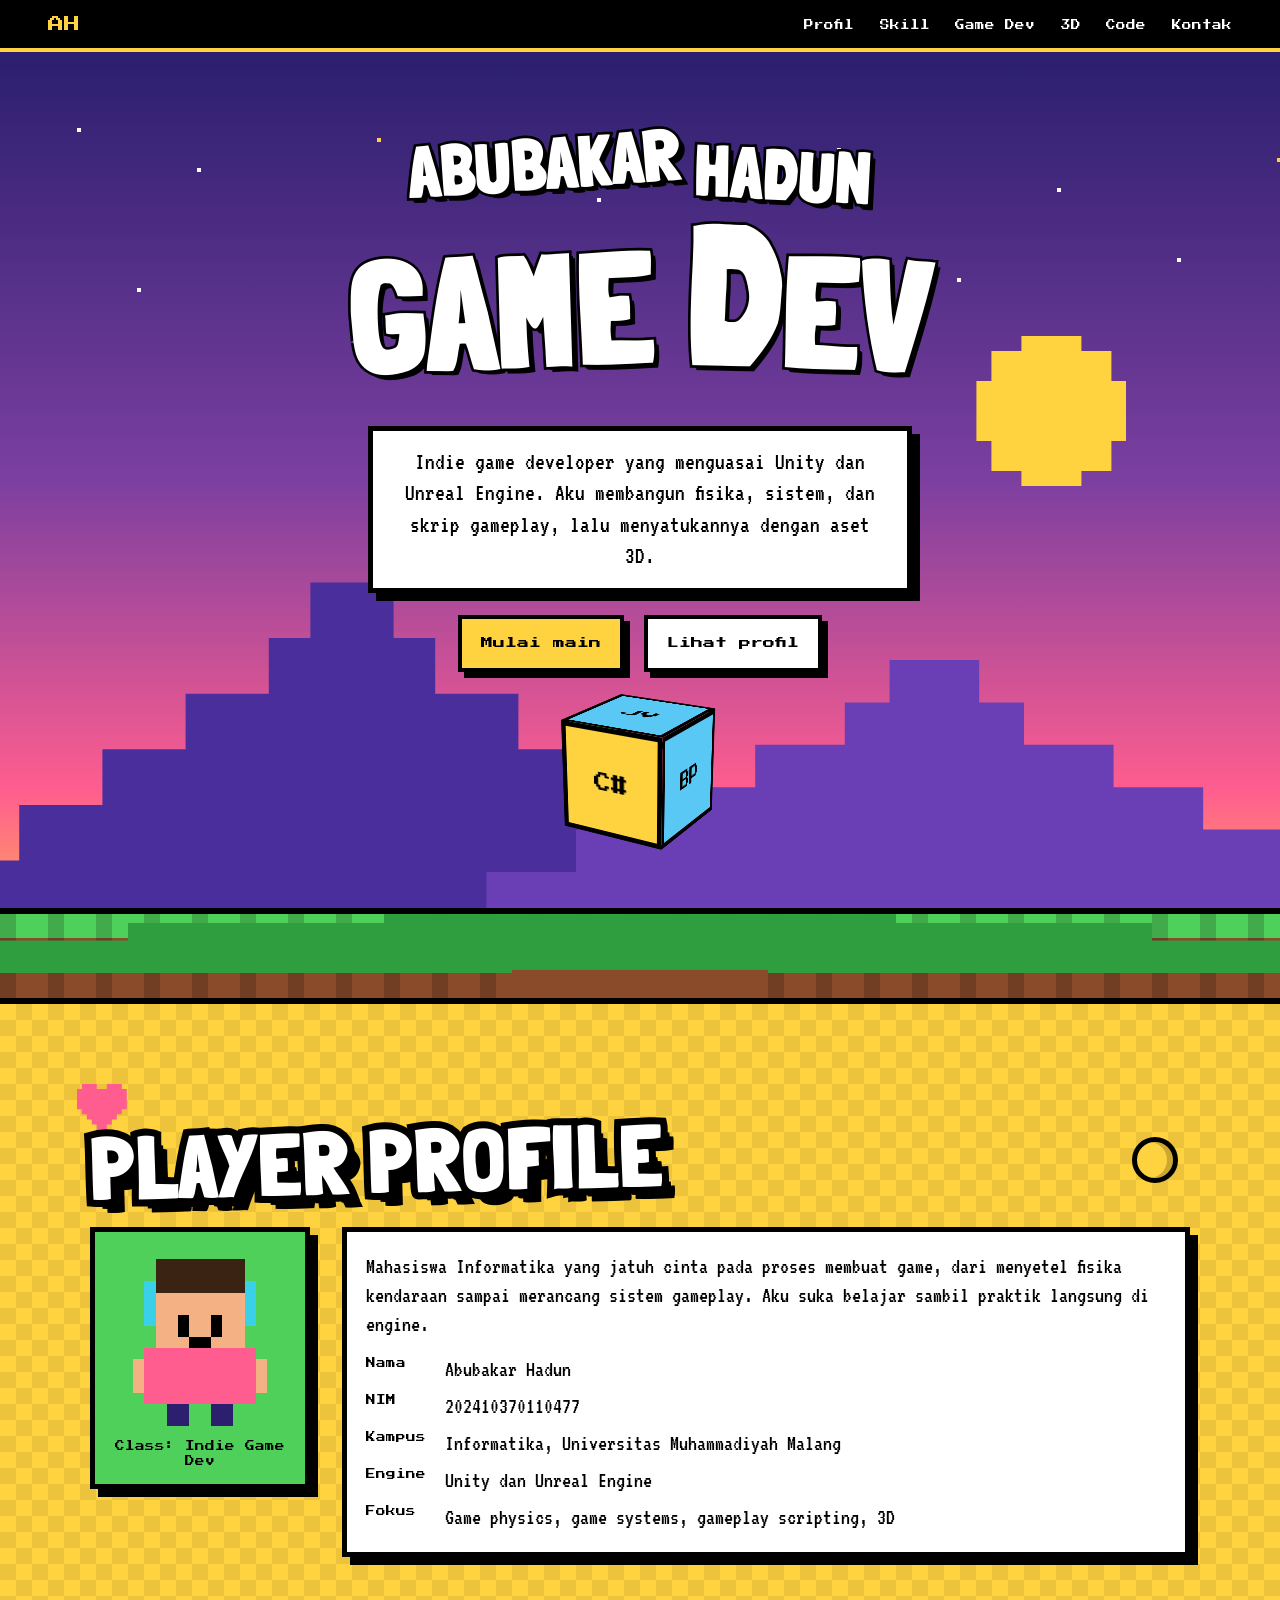
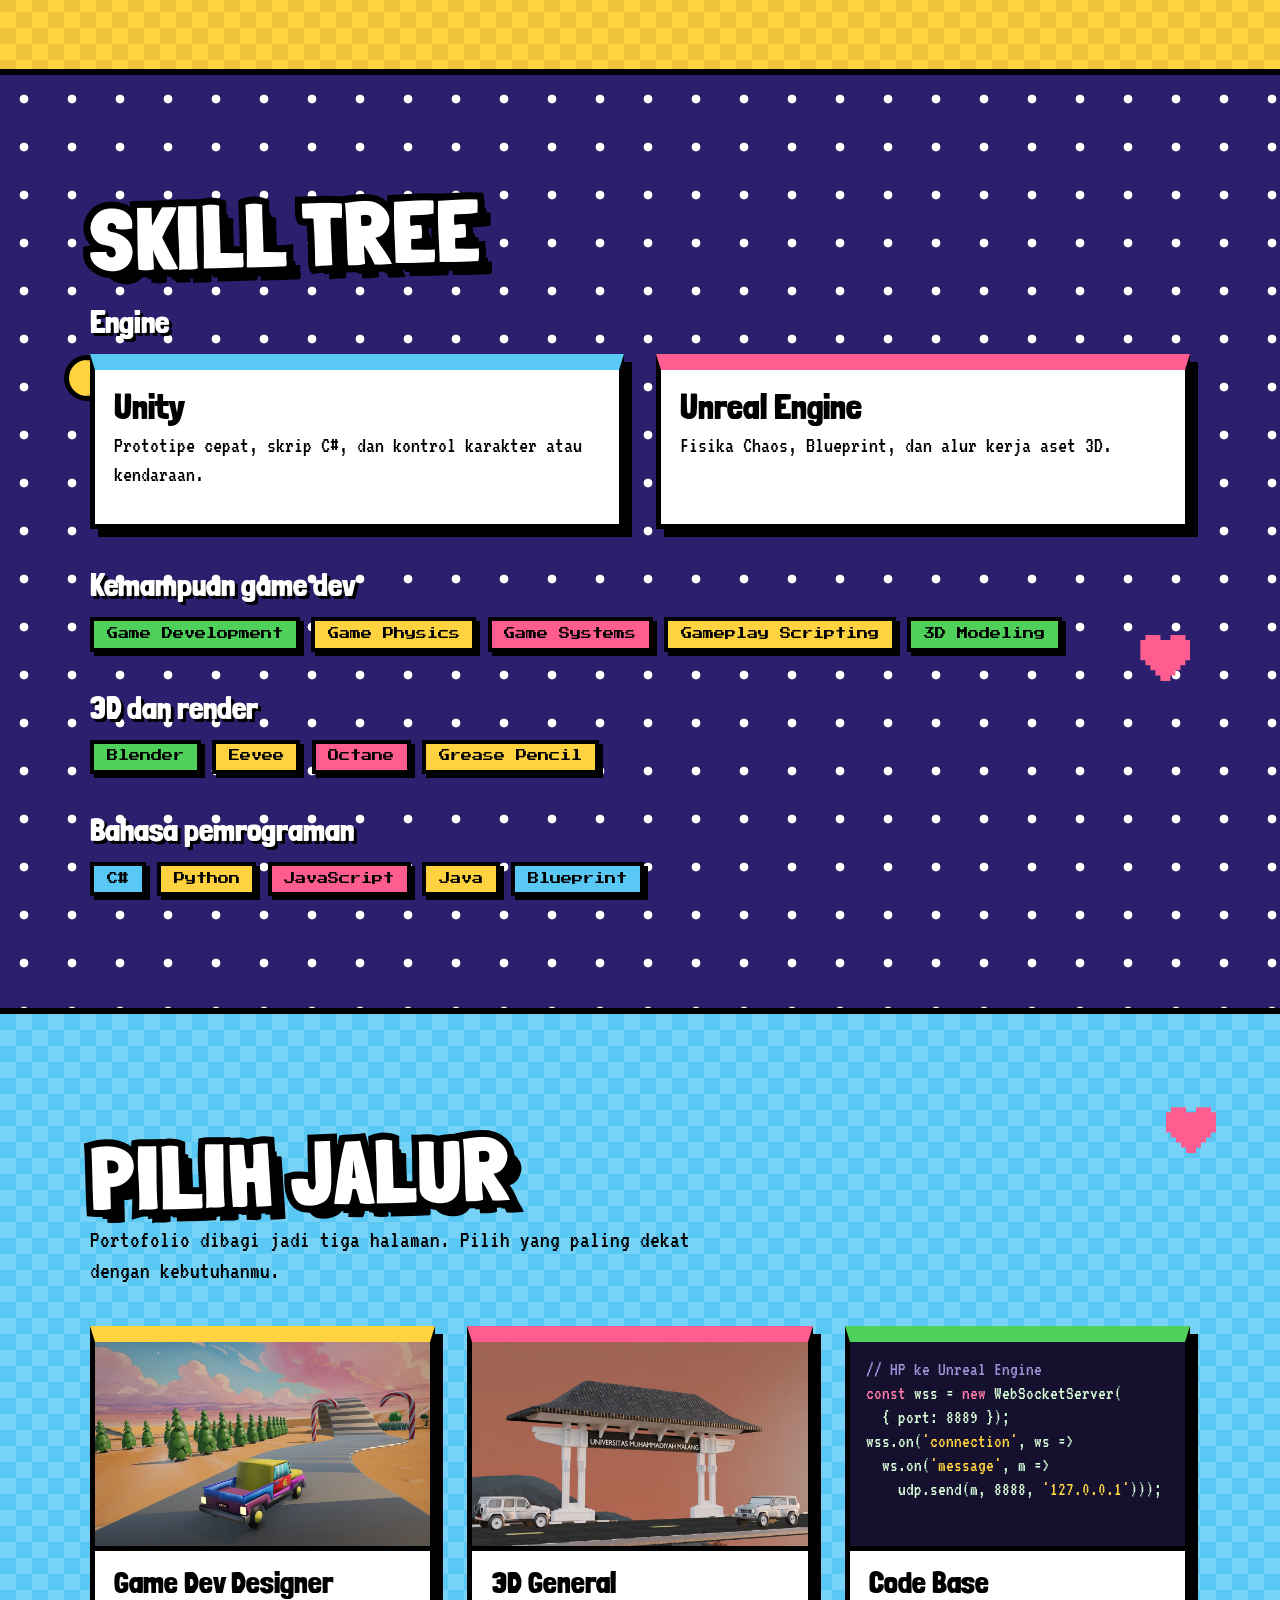
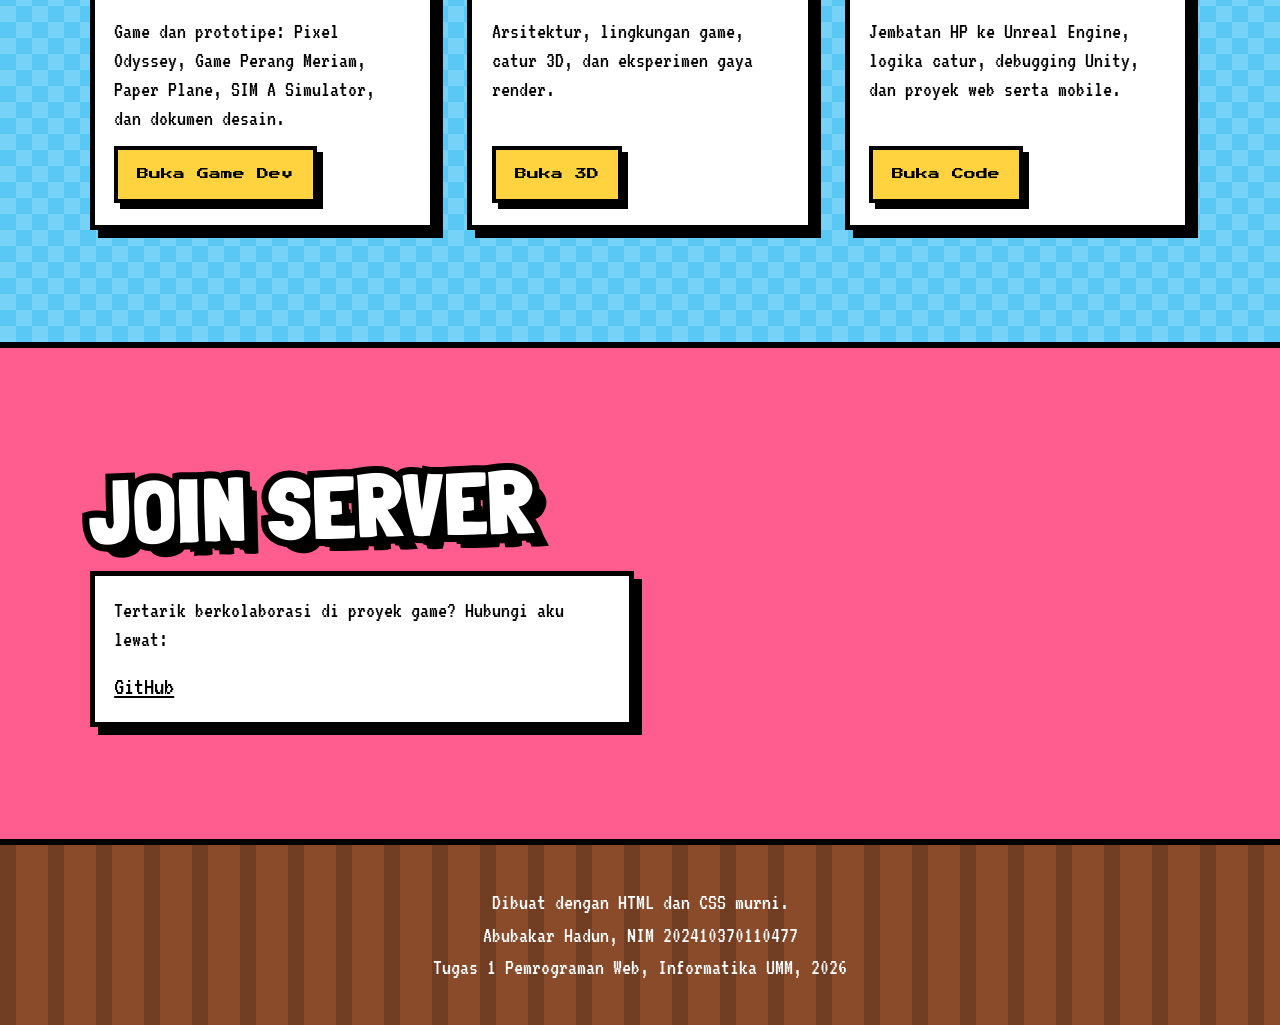
<file: index.html>
<!DOCTYPE html>
<html lang="id">
<head>
<meta charset="utf-8">
<meta name="viewport" content="width=device-width, initial-scale=1">
<title>Abubakar Hadun | Game Dev, 3D, dan Code</title>
<meta name="description" content="Portofolio Abubakar Hadun, indie game developer: Unity, Unreal Engine, game physics, 3D, dan kode. Dibagi jadi halaman Game Dev, 3D, dan Code.">
<meta name="theme-color" content="#2b1f6e">
<meta property="og:type" content="website">
<meta property="og:title" content="Abubakar Hadun | Game Dev, 3D, dan Code">
<meta property="og:description" content="Portofolio Abubakar Hadun, indie game developer: Unity, Unreal Engine, game physics, 3D, dan kode. Dibagi jadi halaman Game Dev, 3D, dan Code.">
<link rel="icon" href="data:image/svg+xml,%3Csvg xmlns='http://www.w3.org/2000/svg' viewBox='0 0 16 16'%3E%3Crect width='16' height='16' fill='%23ffd23f'/%3E%3Cpath d='M3 13V6h2V4h6v2h2v7h-3V9H6v4z' fill='%23000'/%3E%3C/svg%3E">
<link rel="preconnect" href="https://fonts.googleapis.com">
<link rel="preconnect" href="https://fonts.gstatic.com" crossorigin>
<link rel="stylesheet" href="https://fonts.googleapis.com/css2?family=Londrina+Solid:wght@900&amp;family=Press+Start+2P&amp;family=VT323&amp;display=swap">
<link rel="stylesheet" href="css/style.css">
</head>
<body>
<a class="skip" href="#main">Lewati ke konten utama</a>

<header class="topbar">
  <a class="logo" href="#home" aria-label="Kembali ke beranda">AH</a>
  <nav aria-label="Menu utama">
    <ul>
      <li><a href="#about">Profil</a></li>
      <li><a href="#skills">Skill</a></li>
      <li><a href="gamedev.html">Game Dev</a></li>
      <li><a href="3d.html">3D</a></li>
      <li><a href="code.html">Code</a></li>
      <li><a href="#contact">Kontak</a></li>
    </ul>
  </nav>
</header>

<main id="main">

  <!-- HERO: parallax 2D + kubus 3D -->
  <section id="home" class="hero" aria-labelledby="hero-title">
    <div class="scene" aria-hidden="true">
      <span class="stars"></span>
      <span class="sun px" style="--y:30vh"></span>
      <div class="clouds px" style="--y:-12vh">
        <span class="cloud c1"></span><span class="cloud c2"></span><span class="cloud c3"></span>
      </div>
      <span class="mtn m1 px" style="--y:14vh"></span>
      <span class="mtn m2 px" style="--y:8vh"></span>
      <div class="ground px" style="--y:-2vh">
        <span class="tree t1"></span><span class="tree t2"></span>
      </div>
    </div>

    <div class="hero__body px" style="--y:-8vh">
      <h1 id="hero-title">
        <span class="top"><span>Abubakar</span> <span>Hadun</span></span>
        <span class="big"><span>Game</span> <span>Dev</span></span>
      </h1>
      <p class="bubble">Indie game developer yang menguasai Unity dan Unreal Engine. Aku membangun fisika, sistem, dan skrip gameplay, lalu menyatukannya dengan aset 3D.</p>
      <p class="actions">
        <a class="btn" href="#paths">Mulai main</a>
        <a class="btn btn--alt" href="#about">Lihat profil</a>
      </p>
      <div class="stage" aria-hidden="true">
        <div class="cube">
          <span class="f1">C#</span><span class="f2">BP</span><span class="f3">PY</span>
          <span class="f4">JS</span><span class="f5">JV</span><span class="f6">3D</span>
        </div>
      </div>
    </div>
  </section>

  <!-- PROFIL -->
  <section id="about" class="band band--sun" aria-labelledby="about-title">
    <span class="doodle heart" style="--k:1.4;left:6%;top:12%" aria-hidden="true"></span>
    <span class="doodle coin" style="--k:.8;right:8%;top:20%" aria-hidden="true"></span>
    <div class="wrap">
      <h2 id="about-title">Player Profile</h2>
      <div class="about-grid">
        <figure class="card card3d avatar">
          <svg viewBox="0 0 16 16" shape-rendering="crispEdges" role="img" aria-label="Avatar pixel art seorang developer memakai headset">
            <rect x="4" y="1" width="8" height="3" fill="#3b2314"/>
            <rect x="4" y="4" width="8" height="5" fill="#f4b183"/>
            <rect x="3" y="3" width="1" height="4" fill="#3ad1e8"/>
            <rect x="12" y="3" width="1" height="4" fill="#3ad1e8"/>
            <rect x="6" y="6" width="1" height="2" fill="#000"/>
            <rect x="9" y="6" width="1" height="2" fill="#000"/>
            <rect x="7" y="8" width="2" height="1" fill="#000"/>
            <rect x="3" y="9" width="10" height="5" fill="#ff5d8f"/>
            <rect x="2" y="10" width="1" height="3" fill="#f4b183"/>
            <rect x="13" y="10" width="1" height="3" fill="#f4b183"/>
            <rect x="5" y="14" width="2" height="2" fill="#2b1f6e"/>
            <rect x="9" y="14" width="2" height="2" fill="#2b1f6e"/>
          </svg>
          <figcaption>Class: Indie Game Dev</figcaption>
        </figure>
        <div class="card card3d">
          <p>Mahasiswa Informatika yang jatuh cinta pada proses membuat game, dari menyetel fisika kendaraan sampai merancang sistem gameplay. Aku suka belajar sambil praktik langsung di engine.</p>
          <dl class="stats">
            <dt>Nama</dt><dd>Abubakar Hadun</dd>
            <dt>NIM</dt><dd>202410370110477</dd>
            <dt>Kampus</dt><dd>Informatika, Universitas Muhammadiyah Malang</dd>
            <dt>Engine</dt><dd>Unity dan Unreal Engine</dd>
            <dt>Fokus</dt><dd>Game physics, game systems, gameplay scripting, 3D</dd>
          </dl>
        </div>
      </div>
    </div>
  </section>

  <!-- SKILL -->
  <section id="skills" class="band band--night" aria-labelledby="skills-title">
    <span class="doodle coin" style="--k:1.2;left:5%;top:30%" aria-hidden="true"></span>
    <span class="doodle heart" style="--k:.7;right:7%;top:60%" aria-hidden="true"></span>
    <div class="wrap">
      <h2 id="skills-title">Skill Tree</h2>

      <h3 class="group">Engine</h3>
      <div class="grid grid--2">
        <article class="card card3d cart cart--unity">
          <h4>Unity</h4>
          <p>Prototipe cepat, skrip C#, dan kontrol karakter atau kendaraan.</p>
        </article>
        <article class="card card3d cart cart--unreal">
          <h4>Unreal Engine</h4>
          <p>Fisika Chaos, Blueprint, dan alur kerja aset 3D.</p>
        </article>
      </div>

      <h3 class="group">Kemampuan game dev</h3>
      <ul class="chips">
        <li>Game Development</li>
        <li>Game Physics</li>
        <li>Game Systems</li>
        <li>Gameplay Scripting</li>
        <li>3D Modeling</li>
      </ul>

      <h3 class="group">3D dan render</h3>
      <ul class="chips">
        <li>Blender</li>
        <li>Eevee</li>
        <li>Octane</li>
        <li>Grease Pencil</li>
      </ul>

      <h3 class="group">Bahasa pemrograman</h3>
      <ul class="chips chips--code">
        <li>C#</li>
        <li>Python</li>
        <li>JavaScript</li>
        <li>Java</li>
        <li>Blueprint</li>
      </ul>
    </div>
  </section>

  <!-- JALUR: tiga halaman portofolio -->
  <section id="paths" class="band band--sky" aria-labelledby="paths-title">
    <span class="doodle heart" style="--k:1.1;right:5%;top:10%" aria-hidden="true"></span>
    <div class="wrap">
      <h2 id="paths-title">Pilih Jalur</h2>
      <p class="lede">Portofolio dibagi jadi tiga halaman. Pilih yang paling dekat dengan kebutuhanmu.</p>
      <div class="grid grid--3">
        <article class="card card3d path path--game">
          <div class="path__pic"><img src="assets/img/candy-car-race/front-cam.webp" width="1280" height="855" alt="" loading="lazy" decoding="async"></div>
          <div class="path__body">
            <h3>Game Dev Designer</h3>
            <p>Game dan prototipe: Pixel Odyssey, Game Perang Meriam, Paper Plane, SIM A Simulator, dan dokumen desain.</p>
            <a class="btn" href="gamedev.html">Buka Game Dev</a>
          </div>
        </article>
        <article class="card card3d path path--3d">
          <div class="path__pic"><img src="assets/img/umm-recreate-3d/3.webp" width="1280" height="720" alt="" loading="lazy" decoding="async"></div>
          <div class="path__body">
            <h3>3D General</h3>
            <p>Arsitektur, lingkungan game, catur 3D, dan eksperimen gaya render.</p>
            <a class="btn" href="3d.html">Buka 3D</a>
          </div>
        </article>
        <article class="card card3d path path--code">
          <div class="path__pic"><pre aria-hidden="true"><span class="c">// HP ke Unreal Engine</span>
<span class="k">const</span> wss = <span class="k">new</span> WebSocketServer(
  { port: 8889 });
wss.on(<span class="s">'connection'</span>, ws =&gt;
  ws.on(<span class="s">'message'</span>, m =&gt;
    udp.send(m, 8888, <span class="s">'127.0.0.1'</span>)));</pre></div>
          <div class="path__body">
            <h3>Code Base</h3>
            <p>Jembatan HP ke Unreal Engine, logika catur, debugging Unity, dan proyek web serta mobile.</p>
            <a class="btn" href="code.html">Buka Code</a>
          </div>
        </article>
      </div>
    </div>
  </section>

  <!-- KONTAK -->
  <section id="contact" class="band band--pink" aria-labelledby="contact-title">
    <div class="wrap">
      <h2 id="contact-title">Join Server</h2>
      <address class="card card3d contact">
        <p>Tertarik berkolaborasi di proyek game? Hubungi aku lewat:</p>
        <ul>
          <li><a href="https://github.com/abubakarhadun" rel="noopener">GitHub</a></li>
          <!-- TODO: isi email asli, lalu hapus tanda komentar pada baris di bawah
          <li><a href="mailto:EMAIL_KAMU">EMAIL_KAMU</a></li>
          -->
          <!-- TODO: isi akun itch.io (kalau ada), lalu hapus tanda komentar
          <li><a href="https://AKUN_KAMU.itch.io" rel="noopener">itch.io</a></li>
          -->
        </ul>
      </address>
    </div>
  </section>

</main>

<footer class="foot">
  <p>Dibuat dengan HTML dan CSS murni.</p>
  <p>Abubakar Hadun, NIM 202410370110477</p>
  <p>Tugas 1 Pemrograman Web, Informatika UMM, 2026</p>
</footer>
</body>
</html>
</file>
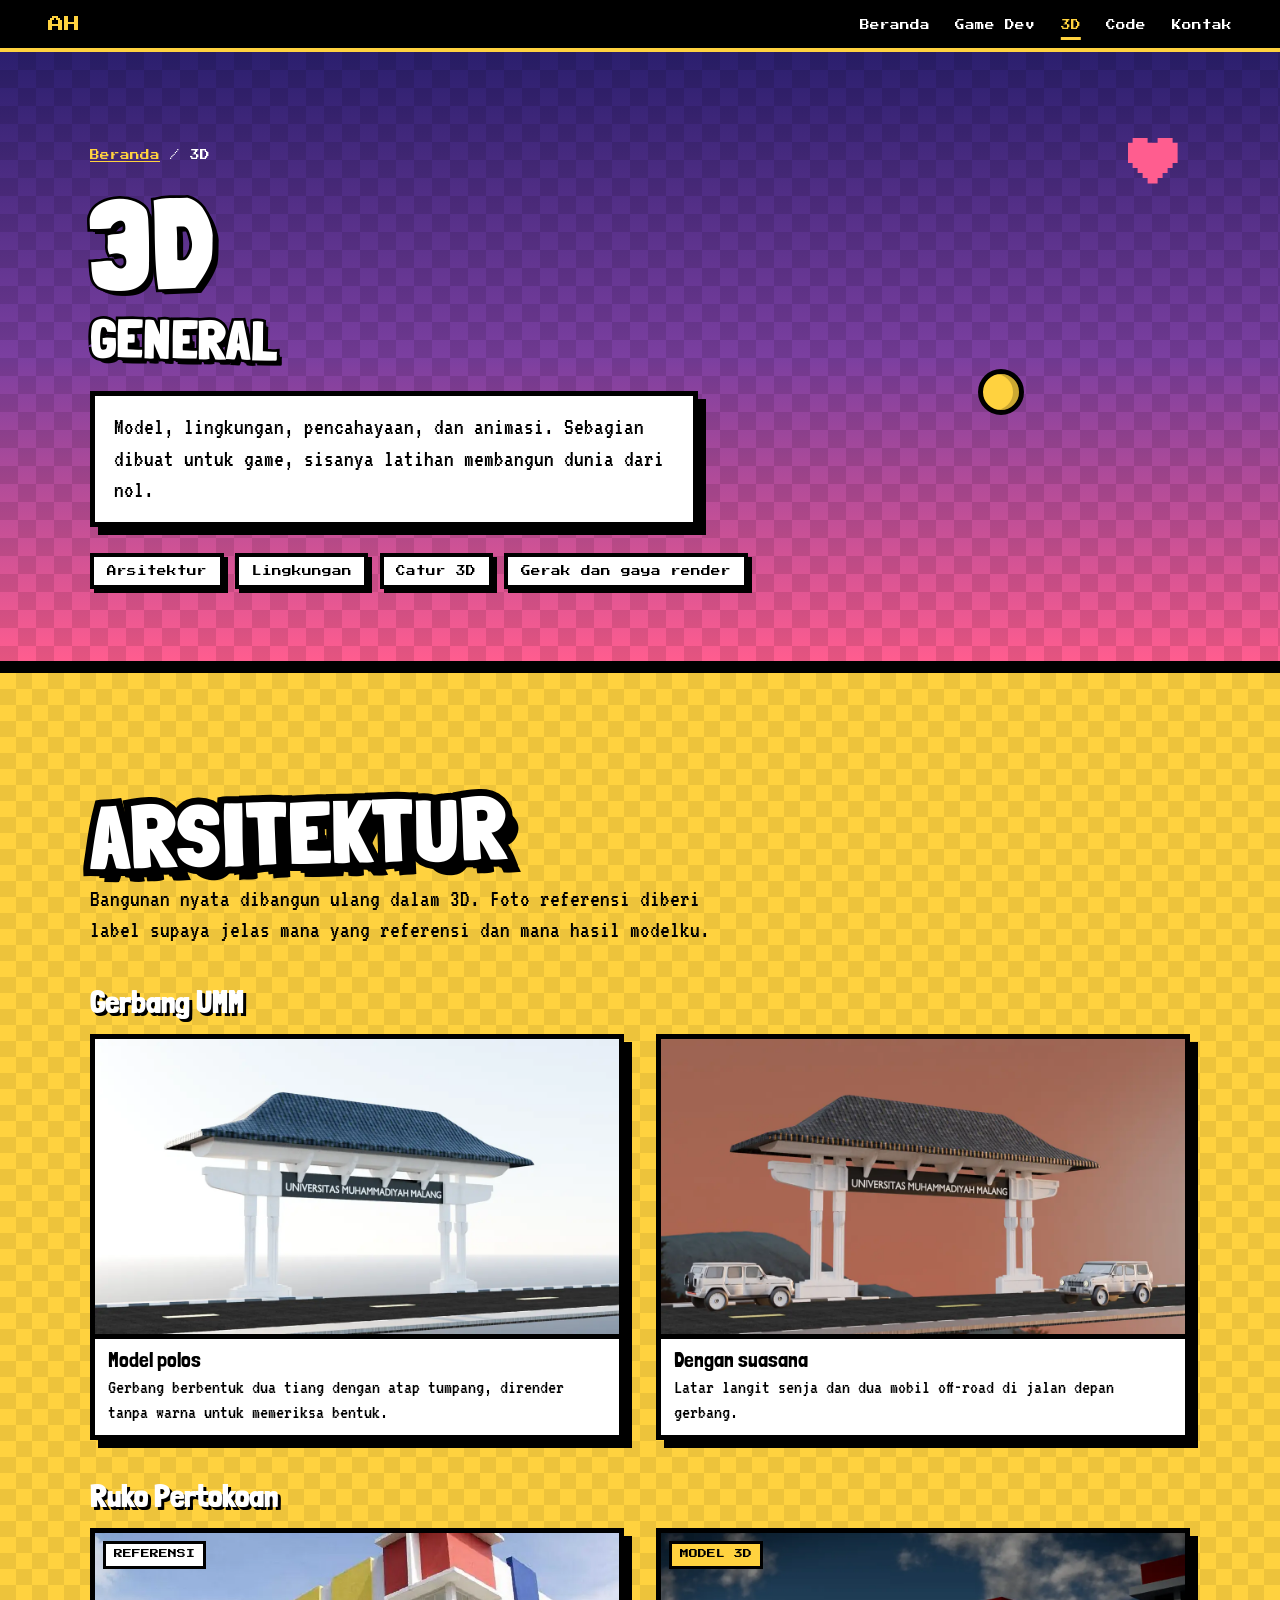
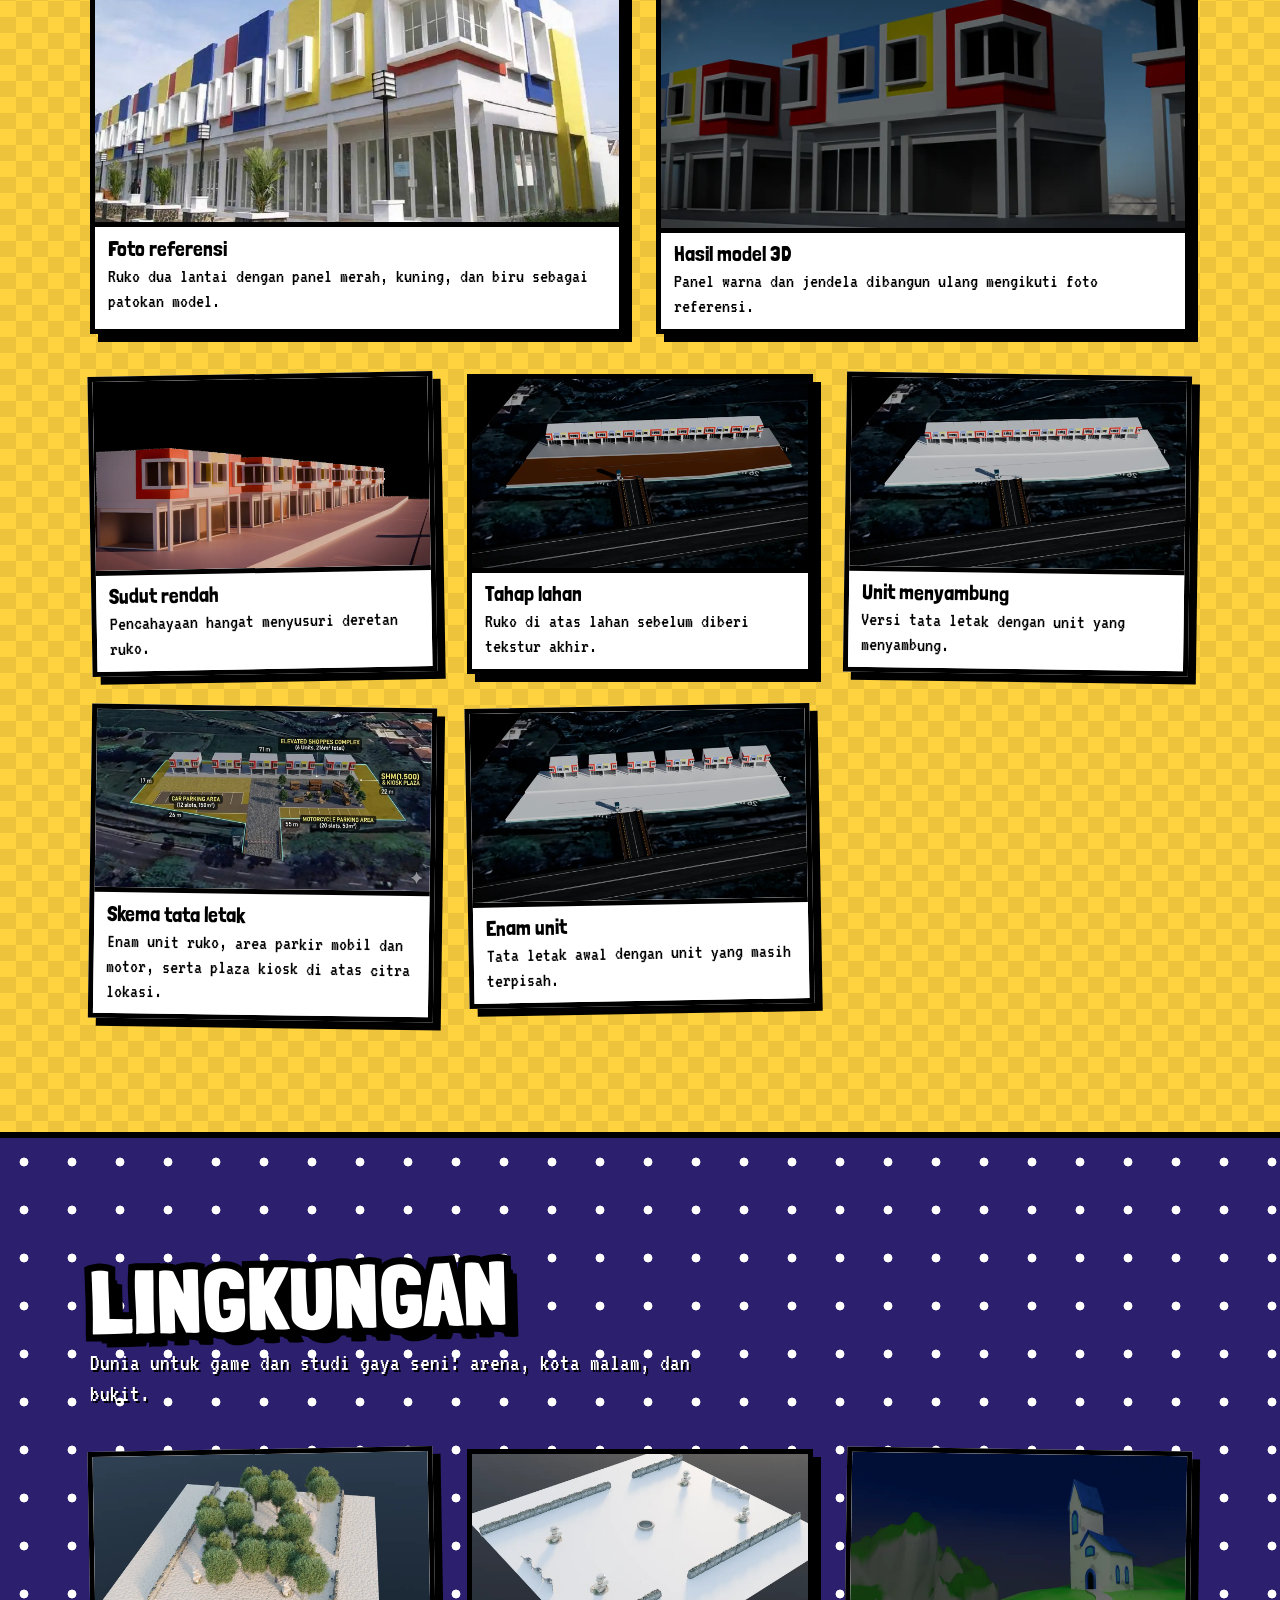
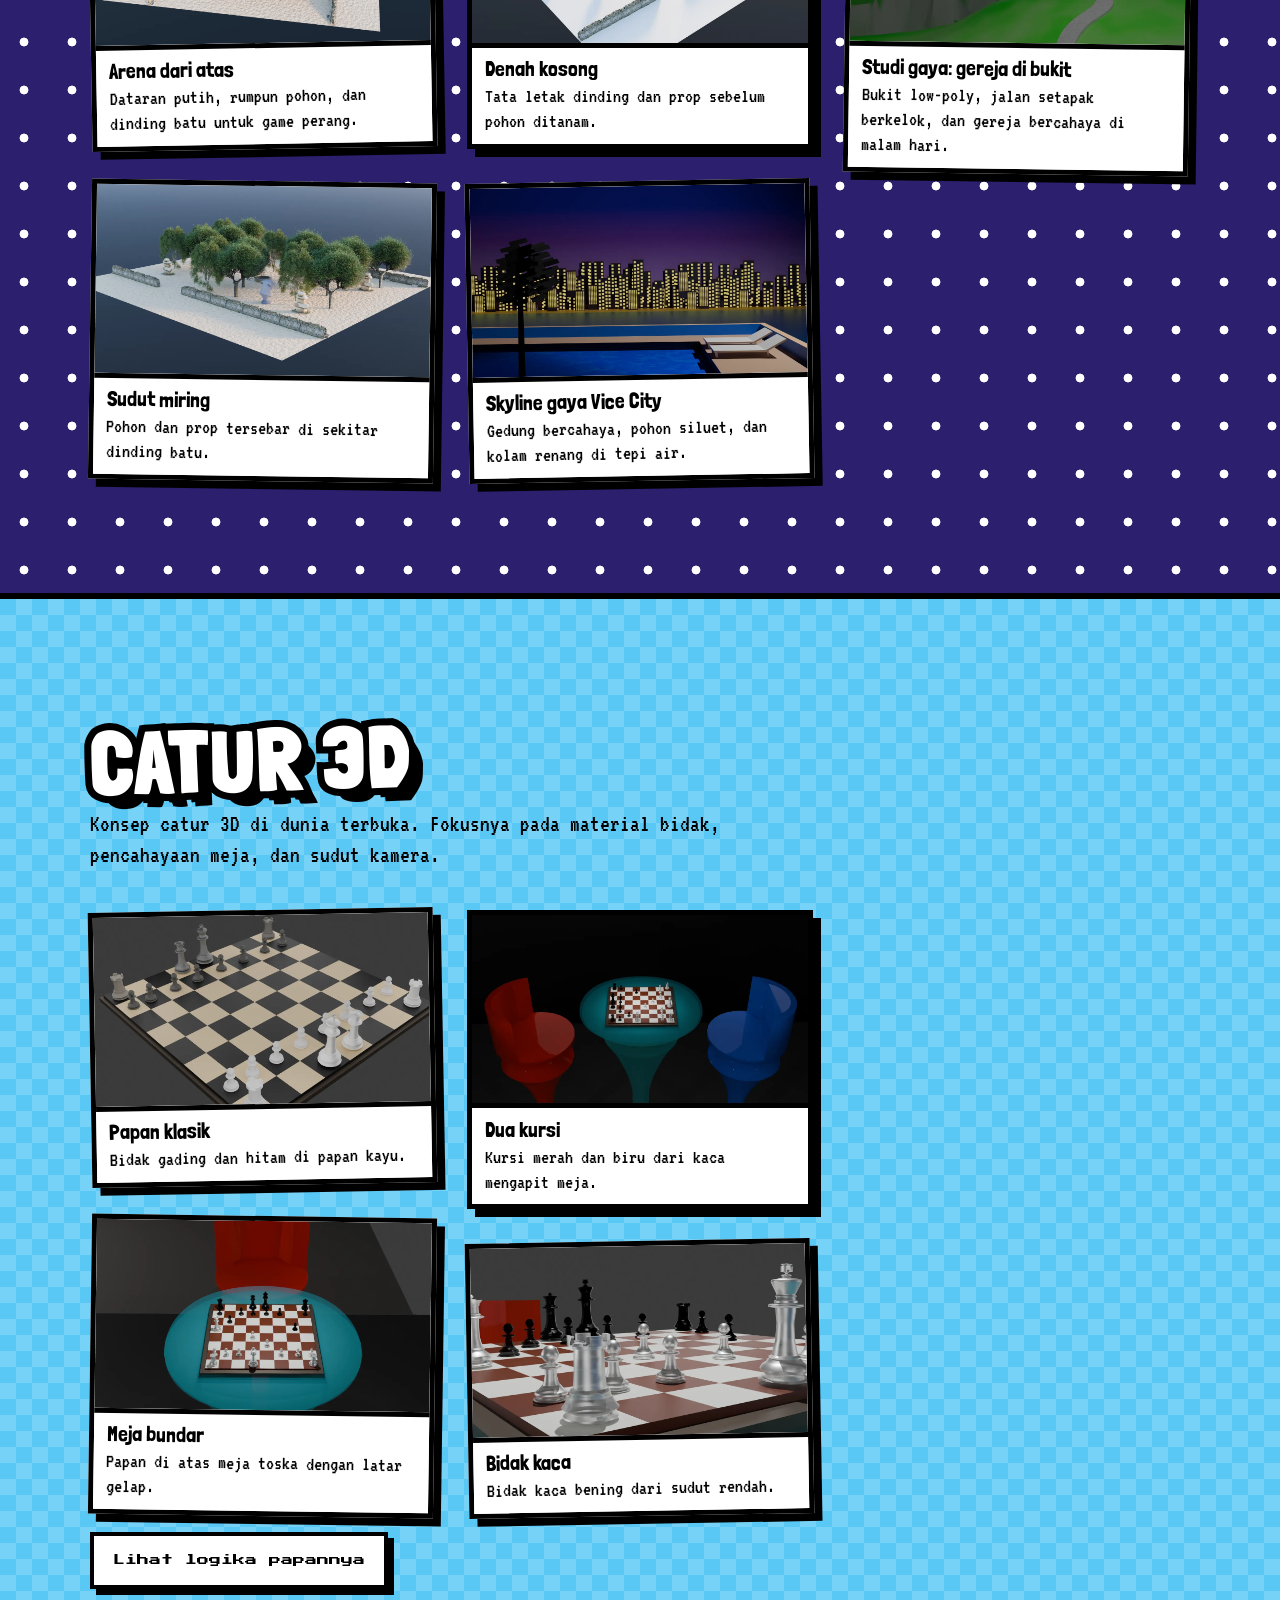
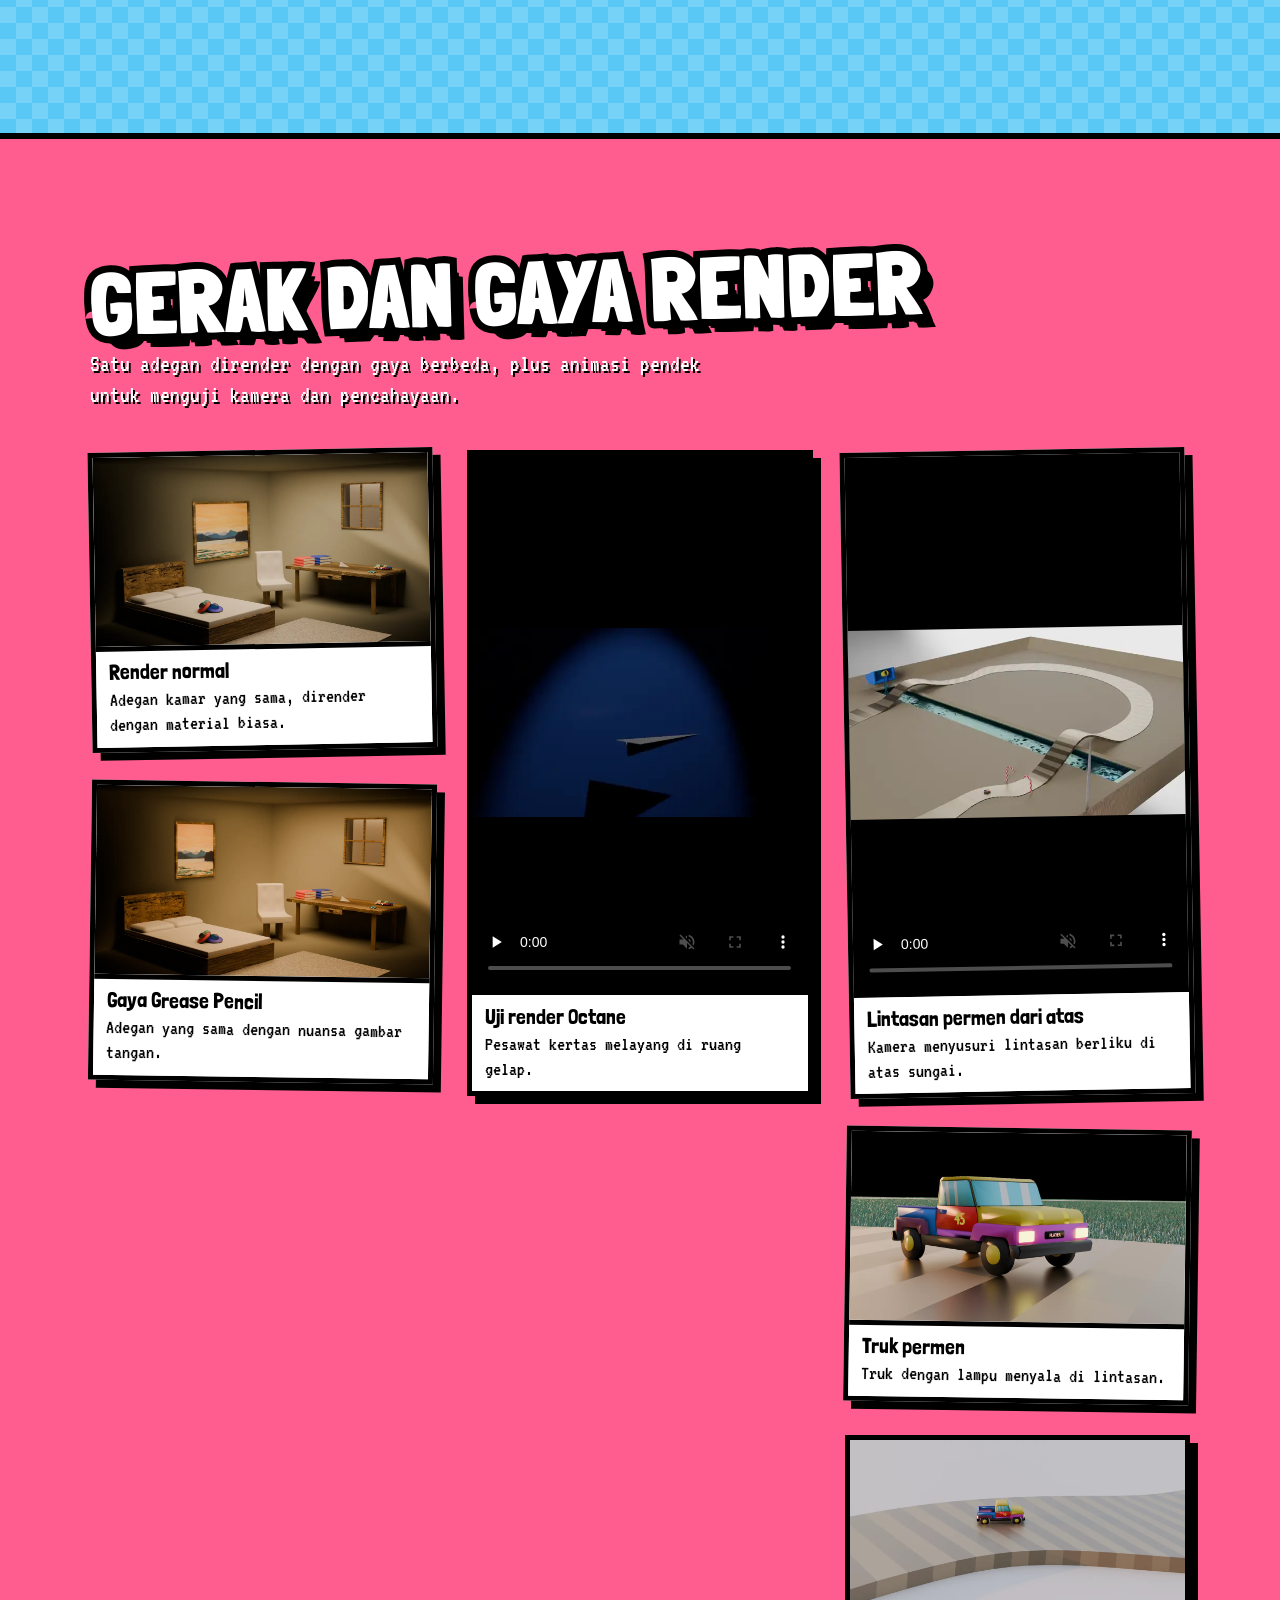
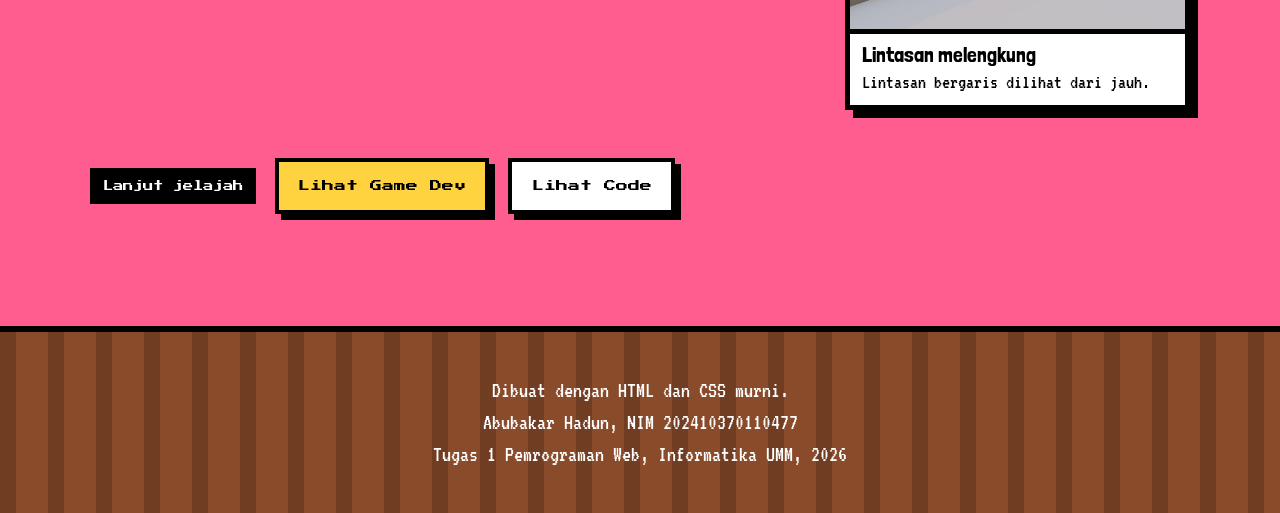
<file: 3d.html>
<!DOCTYPE html>
<html lang="id">
<head>
<meta charset="utf-8">
<meta name="viewport" content="width=device-width, initial-scale=1">
<title>3D General | Abubakar Hadun</title>
<meta name="description" content="Portofolio 3D Abubakar Hadun: arsitektur, lingkungan game, catur 3D, dan eksperimen gaya render.">
<meta name="theme-color" content="#2b1f6e">
<meta property="og:type" content="website">
<meta property="og:title" content="3D General | Abubakar Hadun">
<meta property="og:description" content="Portofolio 3D Abubakar Hadun: arsitektur, lingkungan game, catur 3D, dan eksperimen gaya render.">
<link rel="icon" href="data:image/svg+xml,%3Csvg xmlns='http://www.w3.org/2000/svg' viewBox='0 0 16 16'%3E%3Crect width='16' height='16' fill='%23ffd23f'/%3E%3Cpath d='M3 13V6h2V4h6v2h2v7h-3V9H6v4z' fill='%23000'/%3E%3C/svg%3E">
<link rel="preconnect" href="https://fonts.googleapis.com">
<link rel="preconnect" href="https://fonts.gstatic.com" crossorigin>
<link rel="stylesheet" href="https://fonts.googleapis.com/css2?family=Londrina+Solid:wght@900&amp;family=Press+Start+2P&amp;family=VT323&amp;display=swap">
<link rel="stylesheet" href="css/style.css">
</head>
<body>
<a class="skip" href="#main">Lewati ke konten utama</a>

<header class="topbar">
  <a class="logo" href="index.html" aria-label="Kembali ke beranda">AH</a>
  <nav aria-label="Menu utama">
    <ul>
      <li><a href="index.html">Beranda</a></li>
      <li><a href="gamedev.html">Game Dev</a></li>
      <li><a href="3d.html" aria-current="page">3D</a></li>
      <li><a href="code.html">Code</a></li>
      <li><a href="index.html#contact">Kontak</a></li>
    </ul>
  </nav>
</header>

<main id="main">
  <section class="pagehead pagehead--3d" aria-labelledby="page-title">
    <span class="doodle heart" style="--k:1.2;right:8%;top:14%" aria-hidden="true"></span>
    <span class="doodle coin" style="--k:.8;right:20%;top:52%" aria-hidden="true"></span>
    <div class="wrap">
      <p class="crumb"><a href="index.html">Beranda</a> / 3D</p>
      <h1 id="page-title"><span class="big">3D</span><span class="sub">General</span></h1>
      <p class="bubble">Model, lingkungan, pencahayaan, dan animasi. Sebagian dibuat untuk game, sisanya latihan membangun dunia dari nol.</p>
      <ul class="jump" aria-label="Loncat ke bagian"><li><a href="#arsitektur">Arsitektur</a></li><li><a href="#lingkungan">Lingkungan</a></li><li><a href="#catur">Catur 3D</a></li><li><a href="#gerak">Gerak dan gaya render</a></li></ul>
    </div>
  </section>

  <section id="arsitektur" class="band band--sun" aria-labelledby="arsitektur-title">
    <div class="wrap">
      <h2 id="arsitektur-title">Arsitektur</h2>
      <p class="lede">Bangunan nyata dibangun ulang dalam 3D. Foto referensi diberi label supaya jelas mana yang referensi dan mana hasil modelku.</p>
      <h3 class="group">Gerbang UMM</h3>
      <div class="compare">
        <figure class="pin"><a class="shot" href="#lb-1" aria-label="Perbesar gambar: Model 3D gerbang Universitas Muhammadiyah Malang berwarna putih dengan atap tumpang"><img src="assets/img/umm-recreate-3d/1.webp" width="1280" height="720" alt="Model 3D gerbang Universitas Muhammadiyah Malang berwarna putih dengan atap tumpang" loading="lazy" decoding="async"></a><figcaption><b>Model polos</b>Gerbang berbentuk dua tiang dengan atap tumpang, dirender tanpa warna untuk memeriksa bentuk.</figcaption></figure>
        <figure class="pin"><a class="shot" href="#lb-2" aria-label="Perbesar gambar: Gerbang Universitas Muhammadiyah Malang dengan dua mobil off-road di jalan depannya"><img src="assets/img/umm-recreate-3d/3.webp" width="1280" height="720" alt="Gerbang Universitas Muhammadiyah Malang dengan dua mobil off-road di jalan depannya" loading="lazy" decoding="async"></a><figcaption><b>Dengan suasana</b>Latar langit senja dan dua mobil off-road di jalan depan gerbang.</figcaption></figure>
      </div>
      <h3 class="group">Ruko Pertokoan</h3>
      <div class="compare">
        <figure class="pin"><a class="shot" href="#lb-3" aria-label="Perbesar gambar: Foto referensi deretan ruko dua lantai dengan panel warna merah, kuning, dan biru"><span class="badge badge--ref">REFERENSI</span><img src="assets/img/skema-ruko-pertokoan/reff-ruko.webp" width="900" height="497" alt="Foto referensi deretan ruko dua lantai dengan panel warna merah, kuning, dan biru" loading="lazy" decoding="async"></a><figcaption><b>Foto referensi</b>Ruko dua lantai dengan panel merah, kuning, dan biru sebagai patokan model.</figcaption></figure>
        <figure class="pin"><a class="shot" href="#lb-4" aria-label="Perbesar gambar: Render 3D deretan ruko dua lantai dengan panel warna yang sama"><span class="badge">MODEL 3D</span><img src="assets/img/skema-ruko-pertokoan/1.webp" width="1280" height="720" alt="Render 3D deretan ruko dua lantai dengan panel warna yang sama" loading="lazy" decoding="async"></a><figcaption><b>Hasil model 3D</b>Panel warna dan jendela dibangun ulang mengikuti foto referensi.</figcaption></figure>
      </div>
      <div class="wall">
<figure class="pin"><a class="shot" href="#lb-5" aria-label="Perbesar gambar: Deretan ruko dilihat dari sudut rendah dengan cahaya hangat"><img src="assets/img/skema-ruko-pertokoan/2.webp" width="1280" height="720" alt="Deretan ruko dilihat dari sudut rendah dengan cahaya hangat" loading="lazy" decoding="async"></a><figcaption><b>Sudut rendah</b>Pencahayaan hangat menyusuri deretan ruko.</figcaption></figure>
<figure class="pin"><a class="shot" href="#lb-6" aria-label="Perbesar gambar: Skema tata letak ruko di atas citra lokasi, lengkap dengan area parkir dan plaza kiosk"><img src="assets/img/skema-ruko-pertokoan/schema.webp" width="1280" height="680" alt="Skema tata letak ruko di atas citra lokasi, lengkap dengan area parkir dan plaza kiosk" loading="lazy" decoding="async"></a><figcaption><b>Skema tata letak</b>Enam unit ruko, area parkir mobil dan motor, serta plaza kiosk di atas citra lokasi.</figcaption></figure>
<figure class="pin"><a class="shot" href="#lb-7" aria-label="Perbesar gambar: Model ruko dengan lahan berwarna cokelat dilihat dari atas"><img src="assets/img/skema-ruko-pertokoan/untitled.webp" width="1280" height="720" alt="Model ruko dengan lahan berwarna cokelat dilihat dari atas" loading="lazy" decoding="async"></a><figcaption><b>Tahap lahan</b>Ruko di atas lahan sebelum diberi tekstur akhir.</figcaption></figure>
<figure class="pin"><a class="shot" href="#lb-8" aria-label="Perbesar gambar: Enam unit ruko terpisah dilihat dari atas di lahan putih"><img src="assets/img/skema-ruko-pertokoan/3.webp" width="1280" height="720" alt="Enam unit ruko terpisah dilihat dari atas di lahan putih" loading="lazy" decoding="async"></a><figcaption><b>Enam unit</b>Tata letak awal dengan unit yang masih terpisah.</figcaption></figure>
<figure class="pin"><a class="shot" href="#lb-9" aria-label="Perbesar gambar: Deretan ruko menyambung dilihat dari atas di lahan putih"><img src="assets/img/skema-ruko-pertokoan/4.webp" width="1280" height="720" alt="Deretan ruko menyambung dilihat dari atas di lahan putih" loading="lazy" decoding="async"></a><figcaption><b>Unit menyambung</b>Versi tata letak dengan unit yang menyambung.</figcaption></figure>
      </div>
    </div>
  </section>

  <section id="lingkungan" class="band band--night" aria-labelledby="lingkungan-title">
    <div class="wrap">
      <h2 id="lingkungan-title">Lingkungan</h2>
      <p class="lede">Dunia untuk game dan studi gaya seni: arena, kota malam, dan bukit.</p>
      <div class="wall">
<figure class="pin"><a class="shot" href="#lb-10" aria-label="Perbesar gambar: Arena putih dilihat dari atas dengan rumpun pohon lebat dan dinding batu"><img src="assets/img/war-game-in-area/from-the-top.webp" width="1280" height="720" alt="Arena putih dilihat dari atas dengan rumpun pohon lebat dan dinding batu" loading="lazy" decoding="async"></a><figcaption><b>Arena dari atas</b>Dataran putih, rumpun pohon, dan dinding batu untuk game perang.</figcaption></figure>
<figure class="pin"><a class="shot" href="#lb-11" aria-label="Perbesar gambar: Arena dengan pohon, dinding batu, dan patung kecil dilihat dari sudut miring"><img src="assets/img/war-game-in-area/untitled.webp" width="1280" height="720" alt="Arena dengan pohon, dinding batu, dan patung kecil dilihat dari sudut miring" loading="lazy" decoding="async"></a><figcaption><b>Sudut miring</b>Pohon dan prop tersebar di sekitar dinding batu.</figcaption></figure>
<figure class="pin"><a class="shot" href="#lb-12" aria-label="Perbesar gambar: Denah arena kosong dengan dinding batu dan beberapa patung kecil"><img src="assets/img/war-game-in-area/map1.webp" width="1280" height="720" alt="Denah arena kosong dengan dinding batu dan beberapa patung kecil" loading="lazy" decoding="async"></a><figcaption><b>Denah kosong</b>Tata letak dinding dan prop sebelum pohon ditanam.</figcaption></figure>
<figure class="pin"><a class="shot" href="#lb-13" aria-label="Perbesar gambar: Siluet kota malam dengan gedung berjendela kuning di tepi kolam renang"><img src="assets/img/city-vice-style/untitled.webp" width="1280" height="720" alt="Siluet kota malam dengan gedung berjendela kuning di tepi kolam renang" loading="lazy" decoding="async"></a><figcaption><b>Skyline gaya Vice City</b>Gedung bercahaya, pohon siluet, dan kolam renang di tepi air.</figcaption></figure>
<figure class="pin"><a class="shot" href="#lb-14" aria-label="Perbesar gambar: Gereja kecil di atas bukit hijau saat malam dengan jalan setapak berkelok"><img src="assets/img/caterdal-art-style/8ebd353c3217e7010ae147c19051f783.webp" width="1280" height="720" alt="Gereja kecil di atas bukit hijau saat malam dengan jalan setapak berkelok" loading="lazy" decoding="async"></a><figcaption><b>Studi gaya: gereja di bukit</b>Bukit low-poly, jalan setapak berkelok, dan gereja bercahaya di malam hari.</figcaption></figure>
      </div>
    </div>
  </section>

  <section id="catur" class="band band--sky" aria-labelledby="catur-title">
    <div class="wrap">
      <h2 id="catur-title">Catur 3D</h2>
      <p class="lede">Konsep catur 3D di dunia terbuka. Fokusnya pada material bidak, pencahayaan meja, dan sudut kamera.</p>
      <div class="wall">
<figure class="pin"><a class="shot" href="#lb-15" aria-label="Perbesar gambar: Papan catur klasik dengan bidak gading dan hitam"><img src="assets/img/chess-game-3d-openworld/catur2.webp" width="1280" height="720" alt="Papan catur klasik dengan bidak gading dan hitam" loading="lazy" decoding="async"></a><figcaption><b>Papan klasik</b>Bidak gading dan hitam di papan kayu.</figcaption></figure>
<figure class="pin"><a class="shot" href="#lb-16" aria-label="Perbesar gambar: Papan catur di atas meja bundar toska di ruangan gelap"><img src="assets/img/chess-game-3d-openworld/catur3.webp" width="1280" height="720" alt="Papan catur di atas meja bundar toska di ruangan gelap" loading="lazy" decoding="async"></a><figcaption><b>Meja bundar</b>Papan di atas meja toska dengan latar gelap.</figcaption></figure>
<figure class="pin"><a class="shot" href="#lb-17" aria-label="Perbesar gambar: Meja catur toska diapit dua kursi kaca merah dan biru"><img src="assets/img/chess-game-3d-openworld/catur3sorotmeja.webp" width="1280" height="720" alt="Meja catur toska diapit dua kursi kaca merah dan biru" loading="lazy" decoding="async"></a><figcaption><b>Dua kursi</b>Kursi merah dan biru dari kaca mengapit meja.</figcaption></figure>
<figure class="pin"><a class="shot" href="#lb-18" aria-label="Perbesar gambar: Bidak catur kaca bening dilihat dari dekat di papan cokelat"><img src="assets/img/chess-game-3d-openworld/catur3papanbawah.webp" width="1280" height="720" alt="Bidak catur kaca bening dilihat dari dekat di papan cokelat" loading="lazy" decoding="async"></a><figcaption><b>Bidak kaca</b>Bidak kaca bening dari sudut rendah.</figcaption></figure>
      </div>
      <p class="span-note" style="margin-top:1rem"><a class="btn btn--alt" href="code.html#catur">Lihat logika papannya</a></p>
    </div>
  </section>

  <section id="gerak" class="band band--pink" aria-labelledby="gerak-title">
    <div class="wrap">
      <h2 id="gerak-title">Gerak dan Gaya Render</h2>
      <p class="lede">Satu adegan dirender dengan gaya berbeda, plus animasi pendek untuk menguji kamera dan pencahayaan.</p>
      <div class="wall">
<figure class="pin"><a class="shot" href="#lb-19" aria-label="Perbesar gambar: Kamar tidur hangat dengan pesawat kertas di atas meja, render normal"><img src="assets/img/paper-plane-game/normal-huge-pics.webp" width="1280" height="720" alt="Kamar tidur hangat dengan pesawat kertas di atas meja, render normal" loading="lazy" decoding="async"></a><figcaption><b>Render normal</b>Adegan kamar yang sama, dirender dengan material biasa.</figcaption></figure>
<figure class="pin"><a class="shot" href="#lb-20" aria-label="Perbesar gambar: Kamar tidur yang sama dengan gaya gambar Grease Pencil"><img src="assets/img/paper-plane-game/grece-pencil.webp" width="1280" height="720" alt="Kamar tidur yang sama dengan gaya gambar Grease Pencil" loading="lazy" decoding="async"></a><figcaption><b>Gaya Grease Pencil</b>Adegan yang sama dengan nuansa gambar tangan.</figcaption></figure>
<figure class="pin"><video controls muted playsinline preload="none" width="960" height="540" poster="assets/vid/paperplane-octane.webp"><source src="assets/vid/paperplane-octane.mp4" type="video/mp4"></video><figcaption><b>Uji render Octane</b>Pesawat kertas melayang di ruang gelap.</figcaption></figure>
<figure class="pin"><video controls muted playsinline preload="none" width="960" height="540" poster="assets/vid/candy-render.webp"><source src="assets/vid/candy-render.mp4" type="video/mp4"></video><figcaption><b>Lintasan permen dari atas</b>Kamera menyusuri lintasan berliku di atas sungai.</figcaption></figure>
<figure class="pin"><a class="shot" href="#lb-21" aria-label="Perbesar gambar: Truk berwarna-warni dengan lampu menyala di lintasan permen"><img src="assets/img/candy-car-race/3.webp" width="1280" height="720" alt="Truk berwarna-warni dengan lampu menyala di lintasan permen" loading="lazy" decoding="async"></a><figcaption><b>Truk permen</b>Truk dengan lampu menyala di lintasan.</figcaption></figure>
<figure class="pin"><a class="shot" href="#lb-22" aria-label="Perbesar gambar: Truk kecil di lintasan melengkung bergaris dilihat dari jauh"><img src="assets/img/candy-car-race/1.webp" width="1280" height="720" alt="Truk kecil di lintasan melengkung bergaris dilihat dari jauh" loading="lazy" decoding="async"></a><figcaption><b>Lintasan melengkung</b>Lintasan bergaris dilihat dari jauh.</figcaption></figure>
      </div>
      <div class="nextpage" style="margin-top:3rem">
        <p>Lanjut jelajah</p>
        <a class="btn" href="gamedev.html">Lihat Game Dev</a>
        <a class="btn btn--alt" href="code.html">Lihat Code</a>
      </div>
    </div>
  </section>

</main>

<!-- Lightbox gambar: CSS murni lewat :target -->
<div class="lb" id="lb-1" role="dialog" aria-label="Model 3D gerbang Universitas Muhammadiyah Malang berwarna putih dengan atap tumpang">
  <a class="lb__bg" href="#close" aria-label="Tutup"></a>
  <figure><img src="assets/img/umm-recreate-3d/1.webp" width="1280" height="720" alt="Model 3D gerbang Universitas Muhammadiyah Malang berwarna putih dengan atap tumpang" loading="lazy"><figcaption>Model polos. Gerbang berbentuk dua tiang dengan atap tumpang, dirender tanpa warna untuk memeriksa bentuk.</figcaption></figure>
  <a class="lb__close" href="#close">Tutup</a>
</div>
<div class="lb" id="lb-2" role="dialog" aria-label="Gerbang Universitas Muhammadiyah Malang dengan dua mobil off-road di jalan depannya">
  <a class="lb__bg" href="#close" aria-label="Tutup"></a>
  <figure><img src="assets/img/umm-recreate-3d/3.webp" width="1280" height="720" alt="Gerbang Universitas Muhammadiyah Malang dengan dua mobil off-road di jalan depannya" loading="lazy"><figcaption>Dengan suasana. Latar langit senja dan dua mobil off-road di jalan depan gerbang.</figcaption></figure>
  <a class="lb__close" href="#close">Tutup</a>
</div>
<div class="lb" id="lb-3" role="dialog" aria-label="Foto referensi deretan ruko dua lantai dengan panel warna merah, kuning, dan biru">
  <a class="lb__bg" href="#close" aria-label="Tutup"></a>
  <figure><img src="assets/img/skema-ruko-pertokoan/reff-ruko.webp" width="900" height="497" alt="Foto referensi deretan ruko dua lantai dengan panel warna merah, kuning, dan biru" loading="lazy"><figcaption>Foto referensi. Ruko dua lantai dengan panel merah, kuning, dan biru sebagai patokan model.</figcaption></figure>
  <a class="lb__close" href="#close">Tutup</a>
</div>
<div class="lb" id="lb-4" role="dialog" aria-label="Render 3D deretan ruko dua lantai dengan panel warna yang sama">
  <a class="lb__bg" href="#close" aria-label="Tutup"></a>
  <figure><img src="assets/img/skema-ruko-pertokoan/1.webp" width="1280" height="720" alt="Render 3D deretan ruko dua lantai dengan panel warna yang sama" loading="lazy"><figcaption>Hasil model 3D. Panel warna dan jendela dibangun ulang mengikuti foto referensi.</figcaption></figure>
  <a class="lb__close" href="#close">Tutup</a>
</div>
<div class="lb" id="lb-5" role="dialog" aria-label="Deretan ruko dilihat dari sudut rendah dengan cahaya hangat">
  <a class="lb__bg" href="#close" aria-label="Tutup"></a>
  <figure><img src="assets/img/skema-ruko-pertokoan/2.webp" width="1280" height="720" alt="Deretan ruko dilihat dari sudut rendah dengan cahaya hangat" loading="lazy"><figcaption>Sudut rendah. Pencahayaan hangat menyusuri deretan ruko.</figcaption></figure>
  <a class="lb__close" href="#close">Tutup</a>
</div>
<div class="lb" id="lb-6" role="dialog" aria-label="Skema tata letak ruko di atas citra lokasi, lengkap dengan area parkir dan plaza kiosk">
  <a class="lb__bg" href="#close" aria-label="Tutup"></a>
  <figure><img src="assets/img/skema-ruko-pertokoan/schema.webp" width="1280" height="680" alt="Skema tata letak ruko di atas citra lokasi, lengkap dengan area parkir dan plaza kiosk" loading="lazy"><figcaption>Skema tata letak. Enam unit ruko, area parkir mobil dan motor, serta plaza kiosk di atas citra lokasi.</figcaption></figure>
  <a class="lb__close" href="#close">Tutup</a>
</div>
<div class="lb" id="lb-7" role="dialog" aria-label="Model ruko dengan lahan berwarna cokelat dilihat dari atas">
  <a class="lb__bg" href="#close" aria-label="Tutup"></a>
  <figure><img src="assets/img/skema-ruko-pertokoan/untitled.webp" width="1280" height="720" alt="Model ruko dengan lahan berwarna cokelat dilihat dari atas" loading="lazy"><figcaption>Tahap lahan. Ruko di atas lahan sebelum diberi tekstur akhir.</figcaption></figure>
  <a class="lb__close" href="#close">Tutup</a>
</div>
<div class="lb" id="lb-8" role="dialog" aria-label="Enam unit ruko terpisah dilihat dari atas di lahan putih">
  <a class="lb__bg" href="#close" aria-label="Tutup"></a>
  <figure><img src="assets/img/skema-ruko-pertokoan/3.webp" width="1280" height="720" alt="Enam unit ruko terpisah dilihat dari atas di lahan putih" loading="lazy"><figcaption>Enam unit. Tata letak awal dengan unit yang masih terpisah.</figcaption></figure>
  <a class="lb__close" href="#close">Tutup</a>
</div>
<div class="lb" id="lb-9" role="dialog" aria-label="Deretan ruko menyambung dilihat dari atas di lahan putih">
  <a class="lb__bg" href="#close" aria-label="Tutup"></a>
  <figure><img src="assets/img/skema-ruko-pertokoan/4.webp" width="1280" height="720" alt="Deretan ruko menyambung dilihat dari atas di lahan putih" loading="lazy"><figcaption>Unit menyambung. Versi tata letak dengan unit yang menyambung.</figcaption></figure>
  <a class="lb__close" href="#close">Tutup</a>
</div>
<div class="lb" id="lb-10" role="dialog" aria-label="Arena putih dilihat dari atas dengan rumpun pohon lebat dan dinding batu">
  <a class="lb__bg" href="#close" aria-label="Tutup"></a>
  <figure><img src="assets/img/war-game-in-area/from-the-top.webp" width="1280" height="720" alt="Arena putih dilihat dari atas dengan rumpun pohon lebat dan dinding batu" loading="lazy"><figcaption>Arena dari atas. Dataran putih, rumpun pohon, dan dinding batu untuk game perang.</figcaption></figure>
  <a class="lb__close" href="#close">Tutup</a>
</div>
<div class="lb" id="lb-11" role="dialog" aria-label="Arena dengan pohon, dinding batu, dan patung kecil dilihat dari sudut miring">
  <a class="lb__bg" href="#close" aria-label="Tutup"></a>
  <figure><img src="assets/img/war-game-in-area/untitled.webp" width="1280" height="720" alt="Arena dengan pohon, dinding batu, dan patung kecil dilihat dari sudut miring" loading="lazy"><figcaption>Sudut miring. Pohon dan prop tersebar di sekitar dinding batu.</figcaption></figure>
  <a class="lb__close" href="#close">Tutup</a>
</div>
<div class="lb" id="lb-12" role="dialog" aria-label="Denah arena kosong dengan dinding batu dan beberapa patung kecil">
  <a class="lb__bg" href="#close" aria-label="Tutup"></a>
  <figure><img src="assets/img/war-game-in-area/map1.webp" width="1280" height="720" alt="Denah arena kosong dengan dinding batu dan beberapa patung kecil" loading="lazy"><figcaption>Denah kosong. Tata letak dinding dan prop sebelum pohon ditanam.</figcaption></figure>
  <a class="lb__close" href="#close">Tutup</a>
</div>
<div class="lb" id="lb-13" role="dialog" aria-label="Siluet kota malam dengan gedung berjendela kuning di tepi kolam renang">
  <a class="lb__bg" href="#close" aria-label="Tutup"></a>
  <figure><img src="assets/img/city-vice-style/untitled.webp" width="1280" height="720" alt="Siluet kota malam dengan gedung berjendela kuning di tepi kolam renang" loading="lazy"><figcaption>Skyline gaya Vice City. Gedung bercahaya, pohon siluet, dan kolam renang di tepi air.</figcaption></figure>
  <a class="lb__close" href="#close">Tutup</a>
</div>
<div class="lb" id="lb-14" role="dialog" aria-label="Gereja kecil di atas bukit hijau saat malam dengan jalan setapak berkelok">
  <a class="lb__bg" href="#close" aria-label="Tutup"></a>
  <figure><img src="assets/img/caterdal-art-style/8ebd353c3217e7010ae147c19051f783.webp" width="1280" height="720" alt="Gereja kecil di atas bukit hijau saat malam dengan jalan setapak berkelok" loading="lazy"><figcaption>Studi gaya: gereja di bukit. Bukit low-poly, jalan setapak berkelok, dan gereja bercahaya di malam hari.</figcaption></figure>
  <a class="lb__close" href="#close">Tutup</a>
</div>
<div class="lb" id="lb-15" role="dialog" aria-label="Papan catur klasik dengan bidak gading dan hitam">
  <a class="lb__bg" href="#close" aria-label="Tutup"></a>
  <figure><img src="assets/img/chess-game-3d-openworld/catur2.webp" width="1280" height="720" alt="Papan catur klasik dengan bidak gading dan hitam" loading="lazy"><figcaption>Papan klasik. Bidak gading dan hitam di papan kayu.</figcaption></figure>
  <a class="lb__close" href="#close">Tutup</a>
</div>
<div class="lb" id="lb-16" role="dialog" aria-label="Papan catur di atas meja bundar toska di ruangan gelap">
  <a class="lb__bg" href="#close" aria-label="Tutup"></a>
  <figure><img src="assets/img/chess-game-3d-openworld/catur3.webp" width="1280" height="720" alt="Papan catur di atas meja bundar toska di ruangan gelap" loading="lazy"><figcaption>Meja bundar. Papan di atas meja toska dengan latar gelap.</figcaption></figure>
  <a class="lb__close" href="#close">Tutup</a>
</div>
<div class="lb" id="lb-17" role="dialog" aria-label="Meja catur toska diapit dua kursi kaca merah dan biru">
  <a class="lb__bg" href="#close" aria-label="Tutup"></a>
  <figure><img src="assets/img/chess-game-3d-openworld/catur3sorotmeja.webp" width="1280" height="720" alt="Meja catur toska diapit dua kursi kaca merah dan biru" loading="lazy"><figcaption>Dua kursi. Kursi merah dan biru dari kaca mengapit meja.</figcaption></figure>
  <a class="lb__close" href="#close">Tutup</a>
</div>
<div class="lb" id="lb-18" role="dialog" aria-label="Bidak catur kaca bening dilihat dari dekat di papan cokelat">
  <a class="lb__bg" href="#close" aria-label="Tutup"></a>
  <figure><img src="assets/img/chess-game-3d-openworld/catur3papanbawah.webp" width="1280" height="720" alt="Bidak catur kaca bening dilihat dari dekat di papan cokelat" loading="lazy"><figcaption>Bidak kaca. Bidak kaca bening dari sudut rendah.</figcaption></figure>
  <a class="lb__close" href="#close">Tutup</a>
</div>
<div class="lb" id="lb-19" role="dialog" aria-label="Kamar tidur hangat dengan pesawat kertas di atas meja, render normal">
  <a class="lb__bg" href="#close" aria-label="Tutup"></a>
  <figure><img src="assets/img/paper-plane-game/normal-huge-pics.webp" width="1280" height="720" alt="Kamar tidur hangat dengan pesawat kertas di atas meja, render normal" loading="lazy"><figcaption>Render normal. Adegan kamar yang sama, dirender dengan material biasa.</figcaption></figure>
  <a class="lb__close" href="#close">Tutup</a>
</div>
<div class="lb" id="lb-20" role="dialog" aria-label="Kamar tidur yang sama dengan gaya gambar Grease Pencil">
  <a class="lb__bg" href="#close" aria-label="Tutup"></a>
  <figure><img src="assets/img/paper-plane-game/grece-pencil.webp" width="1280" height="720" alt="Kamar tidur yang sama dengan gaya gambar Grease Pencil" loading="lazy"><figcaption>Gaya Grease Pencil. Adegan yang sama dengan nuansa gambar tangan.</figcaption></figure>
  <a class="lb__close" href="#close">Tutup</a>
</div>
<div class="lb" id="lb-21" role="dialog" aria-label="Truk berwarna-warni dengan lampu menyala di lintasan permen">
  <a class="lb__bg" href="#close" aria-label="Tutup"></a>
  <figure><img src="assets/img/candy-car-race/3.webp" width="1280" height="720" alt="Truk berwarna-warni dengan lampu menyala di lintasan permen" loading="lazy"><figcaption>Truk permen. Truk dengan lampu menyala di lintasan.</figcaption></figure>
  <a class="lb__close" href="#close">Tutup</a>
</div>
<div class="lb" id="lb-22" role="dialog" aria-label="Truk kecil di lintasan melengkung bergaris dilihat dari jauh">
  <a class="lb__bg" href="#close" aria-label="Tutup"></a>
  <figure><img src="assets/img/candy-car-race/1.webp" width="1280" height="720" alt="Truk kecil di lintasan melengkung bergaris dilihat dari jauh" loading="lazy"><figcaption>Lintasan melengkung. Lintasan bergaris dilihat dari jauh.</figcaption></figure>
  <a class="lb__close" href="#close">Tutup</a>
</div>

<footer class="foot">
  <p>Dibuat dengan HTML dan CSS murni.</p>
  <p>Abubakar Hadun, NIM 202410370110477</p>
  <p>Tugas 1 Pemrograman Web, Informatika UMM, 2026</p>
</footer>
</body>
</html>
</file>
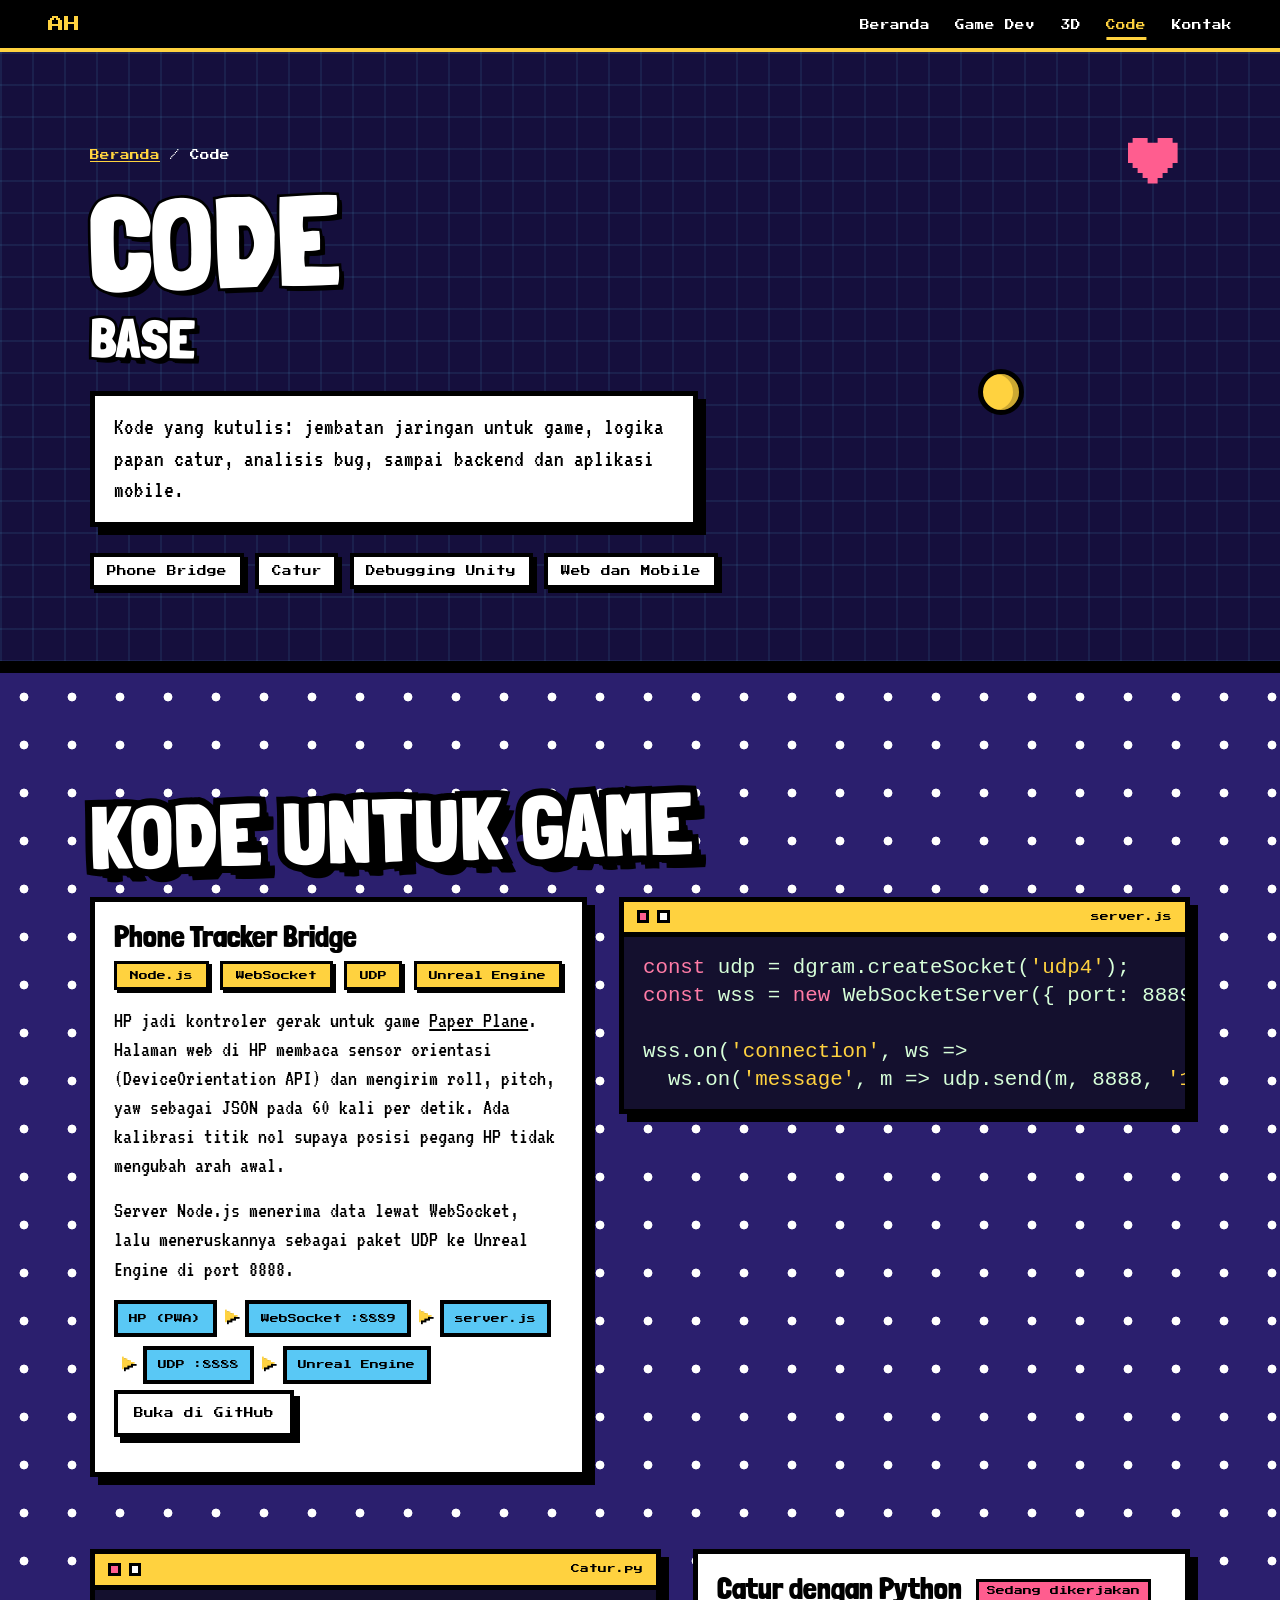
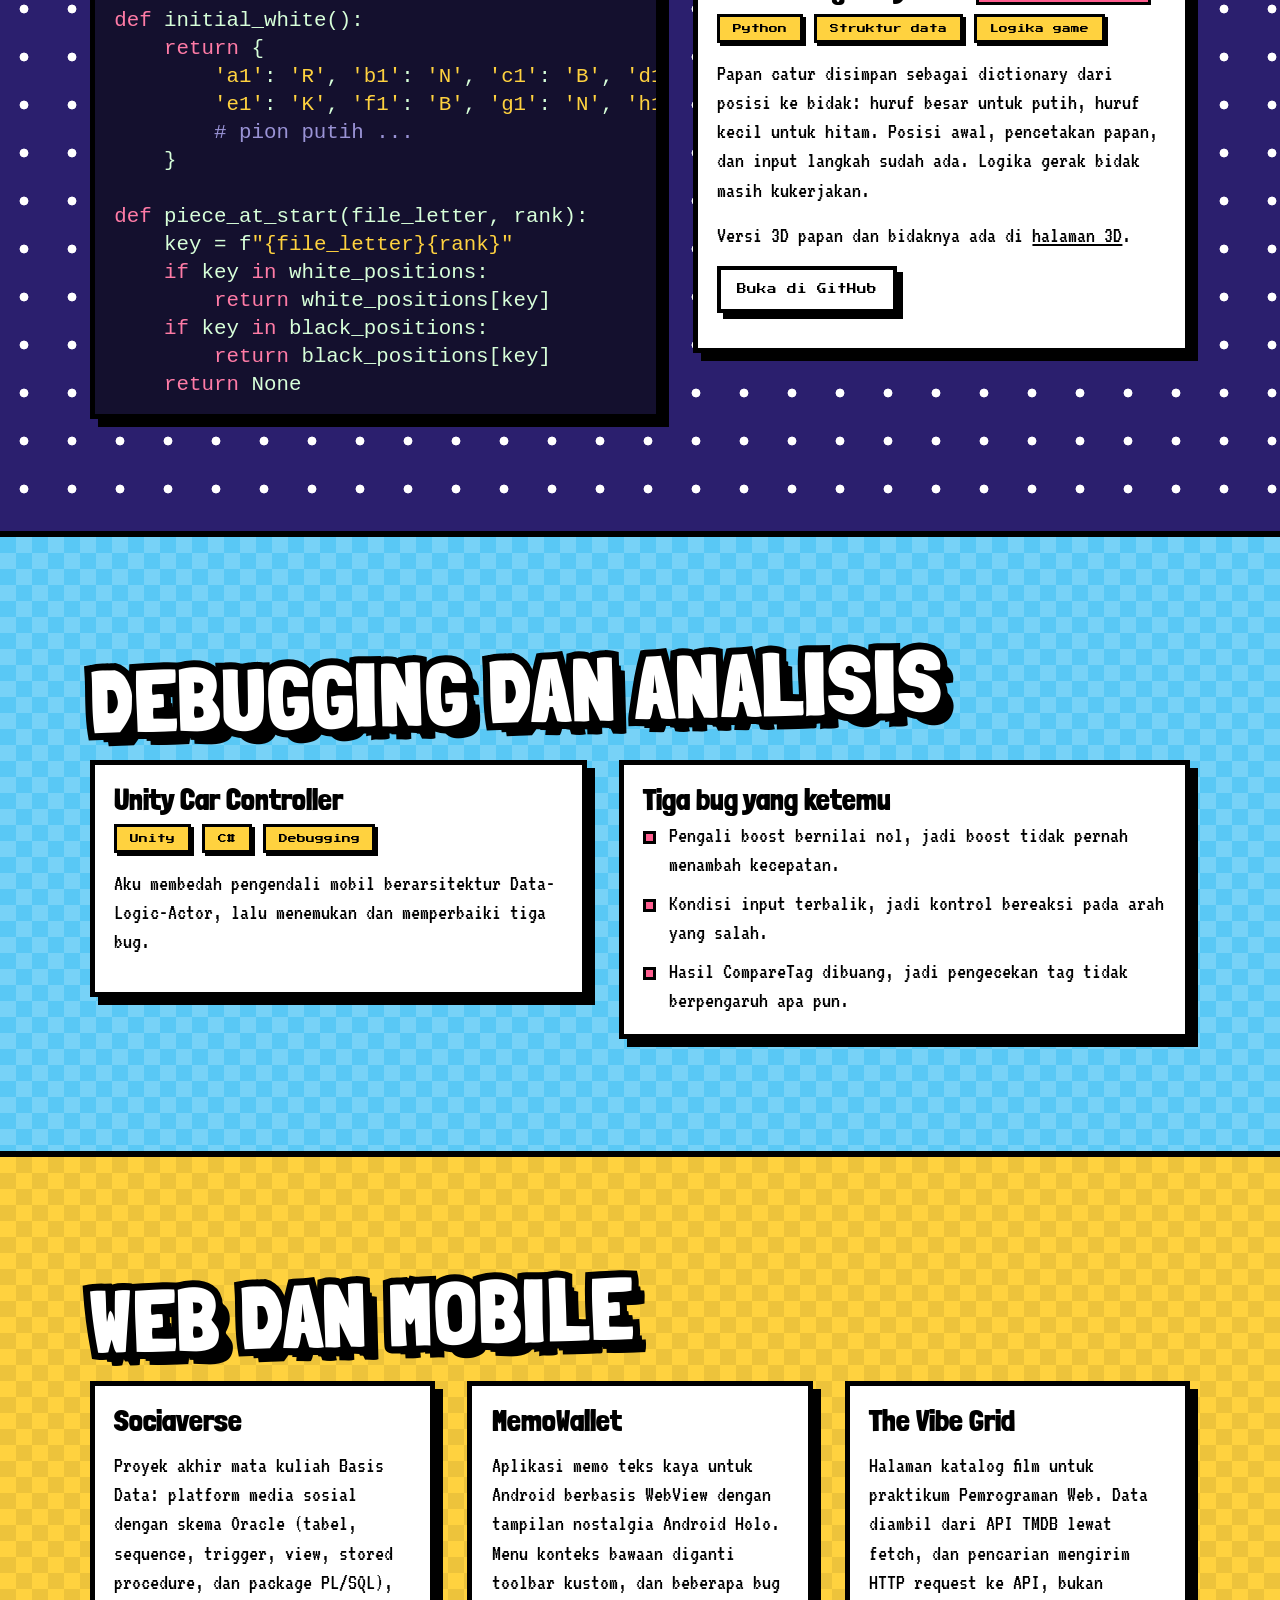
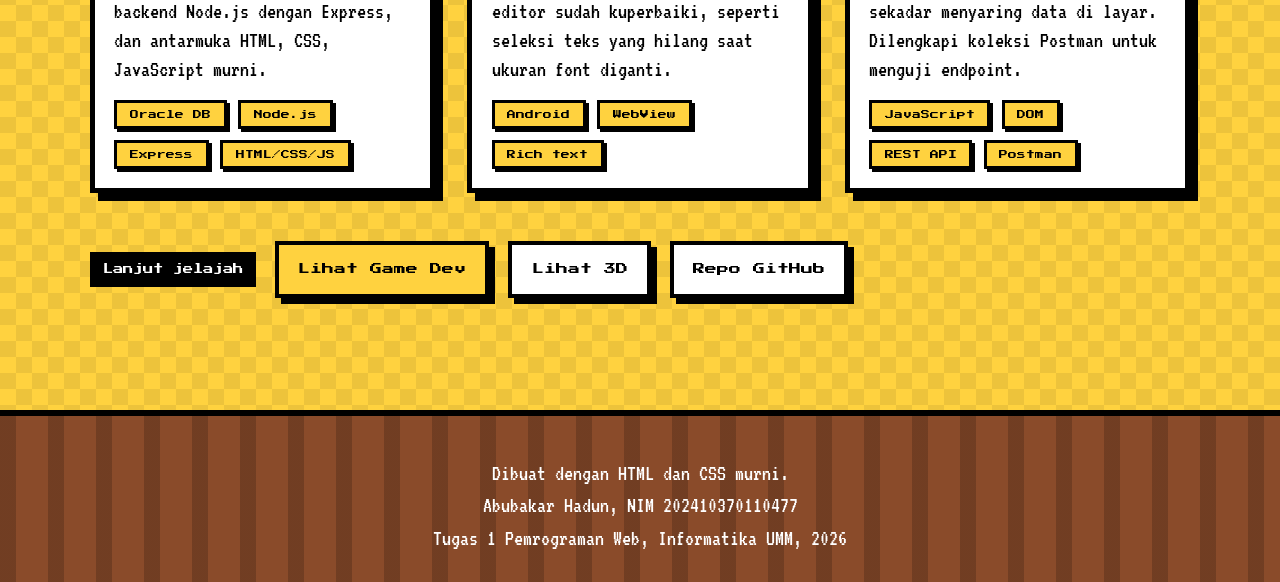
<file: code.html>
<!DOCTYPE html>
<html lang="id">
<head>
<meta charset="utf-8">
<meta name="viewport" content="width=device-width, initial-scale=1">
<title>Code Base | Abubakar Hadun</title>
<meta name="description" content="Kode karya Abubakar Hadun: jembatan HP ke Unreal Engine dengan Node.js, logika catur Python, debugging Unity C#, Oracle, dan aplikasi Android.">
<meta name="theme-color" content="#2b1f6e">
<meta property="og:type" content="website">
<meta property="og:title" content="Code Base | Abubakar Hadun">
<meta property="og:description" content="Kode karya Abubakar Hadun: jembatan HP ke Unreal Engine dengan Node.js, logika catur Python, debugging Unity C#, Oracle, dan aplikasi Android.">
<link rel="icon" href="data:image/svg+xml,%3Csvg xmlns='http://www.w3.org/2000/svg' viewBox='0 0 16 16'%3E%3Crect width='16' height='16' fill='%23ffd23f'/%3E%3Cpath d='M3 13V6h2V4h6v2h2v7h-3V9H6v4z' fill='%23000'/%3E%3C/svg%3E">
<link rel="preconnect" href="https://fonts.googleapis.com">
<link rel="preconnect" href="https://fonts.gstatic.com" crossorigin>
<link rel="stylesheet" href="https://fonts.googleapis.com/css2?family=Londrina+Solid:wght@900&amp;family=Press+Start+2P&amp;family=VT323&amp;display=swap">
<link rel="stylesheet" href="css/style.css">
</head>
<body>
<a class="skip" href="#main">Lewati ke konten utama</a>

<header class="topbar">
  <a class="logo" href="index.html" aria-label="Kembali ke beranda">AH</a>
  <nav aria-label="Menu utama">
    <ul>
      <li><a href="index.html">Beranda</a></li>
      <li><a href="gamedev.html">Game Dev</a></li>
      <li><a href="3d.html">3D</a></li>
      <li><a href="code.html" aria-current="page">Code</a></li>
      <li><a href="index.html#contact">Kontak</a></li>
    </ul>
  </nav>
</header>

<main id="main">
  <section class="pagehead pagehead--code" aria-labelledby="page-title">
    <span class="doodle heart" style="--k:1.2;right:8%;top:14%" aria-hidden="true"></span>
    <span class="doodle coin" style="--k:.8;right:20%;top:52%" aria-hidden="true"></span>
    <div class="wrap">
      <p class="crumb"><a href="index.html">Beranda</a> / Code</p>
      <h1 id="page-title"><span class="big">Code</span><span class="sub">Base</span></h1>
      <p class="bubble">Kode yang kutulis: jembatan jaringan untuk game, logika papan catur, analisis bug, sampai backend dan aplikasi mobile.</p>
      <ul class="jump" aria-label="Loncat ke bagian"><li><a href="#phone-bridge">Phone Bridge</a></li><li><a href="#catur">Catur</a></li><li><a href="#unity">Debugging Unity</a></li><li><a href="#web-mobile">Web dan Mobile</a></li></ul>
    </div>
  </section>

  <section id="game-code" class="band band--night" aria-labelledby="game-code-title">
    <div class="wrap">
      <h2 id="game-code-title">Kode untuk Game</h2>
      <article class="codecase" id="phone-bridge">
        <div class="codecase__text">
          <div class="card">
            <h3>Phone Tracker Bridge</h3>
            <ul class="tags"><li>Node.js</li><li>WebSocket</li><li>UDP</li><li>Unreal Engine</li></ul>
            <p>HP jadi kontroler gerak untuk game <a href="gamedev.html#paper-plane">Paper Plane</a>. Halaman web di HP membaca sensor orientasi (DeviceOrientation API) dan mengirim roll, pitch, yaw sebagai JSON pada 60 kali per detik. Ada kalibrasi titik nol supaya posisi pegang HP tidak mengubah arah awal.</p>
            <p>Server Node.js menerima data lewat WebSocket, lalu meneruskannya sebagai paket UDP ke Unreal Engine di port 8888.</p>
            <ul class="flow" aria-label="Alur data"><li>HP (PWA)</li><li>WebSocket :8889</li><li>server.js</li><li>UDP :8888</li><li>Unreal Engine</li></ul>
            <p class="links"><a class="btn btn--alt" href="https://github.com/abubakarhadun/My_Porto/tree/main/data_gameN3d_porto/paper_plane_game/levels/classroom" rel="noopener">Buka di GitHub</a></p>
          </div>
        </div>
        <figure class="term"><div class="term__bar"><i></i><i></i><span>server.js</span></div><pre tabindex="0" aria-label="Kode server.js"><code><span class="k">const</span> udp = dgram.createSocket(<span class="s">'udp4'</span>);
<span class="k">const</span> wss = <span class="k">new</span> WebSocketServer({ port: 8889 });

wss.on(<span class="s">'connection'</span>, ws =&gt;
  ws.on(<span class="s">'message'</span>, m =&gt; udp.send(m, 8888, <span class="s">'127.0.0.1'</span>)));</code></pre></figure>
      </article>
      <article class="codecase codecase--flip" id="catur">
        <div class="codecase__text">
          <div class="card">
            <h3>Catur dengan Python <span class="wip">Sedang dikerjakan</span></h3>
            <ul class="tags"><li>Python</li><li>Struktur data</li><li>Logika game</li></ul>
            <p>Papan catur disimpan sebagai dictionary dari posisi ke bidak: huruf besar untuk putih, huruf kecil untuk hitam. Posisi awal, pencetakan papan, dan input langkah sudah ada. Logika gerak bidak masih kukerjakan.</p>
            <p>Versi 3D papan dan bidaknya ada di <a href="3d.html#catur">halaman 3D</a>.</p>
            <p class="links"><a class="btn btn--alt" href="https://github.com/abubakarhadun/My_Porto/tree/main/data_gameN3d_porto/ChessGame.Ai" rel="noopener">Buka di GitHub</a></p>
          </div>
        </div>
        <figure class="term"><div class="term__bar"><i></i><i></i><span>Catur.py</span></div><pre tabindex="0" aria-label="Kode Catur.py"><code><span class="k">def</span> initial_white():
    <span class="k">return</span> {
        <span class="s">'a1'</span>: <span class="s">'R'</span>, <span class="s">'b1'</span>: <span class="s">'N'</span>, <span class="s">'c1'</span>: <span class="s">'B'</span>, <span class="s">'d1'</span>: <span class="s">'Q'</span>,
        <span class="s">'e1'</span>: <span class="s">'K'</span>, <span class="s">'f1'</span>: <span class="s">'B'</span>, <span class="s">'g1'</span>: <span class="s">'N'</span>, <span class="s">'h1'</span>: <span class="s">'R'</span>,
        <span class="c"># pion putih ...</span>
    }

<span class="k">def</span> piece_at_start(file_letter, rank):
    key = f<span class="s">"{file_letter}{rank}"</span>
    <span class="k">if</span> key <span class="k">in</span> white_positions:
        <span class="k">return</span> white_positions[key]
    <span class="k">if</span> key <span class="k">in</span> black_positions:
        <span class="k">return</span> black_positions[key]
    <span class="k">return</span> None</code></pre></figure>
      </article>
    </div>
  </section>

  <section id="unity" class="band band--sky" aria-labelledby="unity-title">
    <div class="wrap">
      <h2 id="unity-title">Debugging dan Analisis</h2>
      <article class="codecase" style="margin-bottom:0">
        <div class="codecase__text">
          <div class="card">
            <h3>Unity Car Controller</h3>
            <ul class="tags"><li>Unity</li><li>C#</li><li>Debugging</li></ul>
            <p>Aku membedah pengendali mobil berarsitektur Data-Logic-Actor, lalu menemukan dan memperbaiki tiga bug.</p>
          </div>
        </div>
        <div class="card">
          <h3>Tiga bug yang ketemu</h3>
          <ul class="bugs">
            <li>Pengali boost bernilai nol, jadi boost tidak pernah menambah kecepatan.</li>
            <li>Kondisi input terbalik, jadi kontrol bereaksi pada arah yang salah.</li>
            <li>Hasil CompareTag dibuang, jadi pengecekan tag tidak berpengaruh apa pun.</li>
          </ul>
        </div>
      </article>
    </div>
  </section>

  <section id="web-mobile" class="band band--sun" aria-labelledby="web-mobile-title">
    <div class="wrap">
      <h2 id="web-mobile-title">Web dan Mobile</h2>
      <div class="grid grid--3">
        <article class="card proto">
          <h3>Sociaverse</h3>
          <p>Proyek akhir mata kuliah Basis Data: platform media sosial dengan skema Oracle (tabel, sequence, trigger, view, stored procedure, dan package PL/SQL), backend Node.js dengan Express, dan antarmuka HTML, CSS, JavaScript murni.</p>
          <ul class="tags"><li>Oracle DB</li><li>Node.js</li><li>Express</li><li>HTML/CSS/JS</li></ul>
        </article>
        <article class="card proto">
          <h3>MemoWallet</h3>
          <p>Aplikasi memo teks kaya untuk Android berbasis WebView dengan tampilan nostalgia Android Holo. Menu konteks bawaan diganti toolbar kustom, dan beberapa bug editor sudah kuperbaiki, seperti seleksi teks yang hilang saat ukuran font diganti.</p>
          <ul class="tags"><li>Android</li><li>WebView</li><li>Rich text</li></ul>
        </article>
        <article class="card proto">
          <h3>The Vibe Grid</h3>
          <p>Halaman katalog film untuk praktikum Pemrograman Web. Data diambil dari API TMDB lewat fetch, dan pencarian mengirim HTTP request ke API, bukan sekadar menyaring data di layar. Dilengkapi koleksi Postman untuk menguji endpoint.</p>
          <ul class="tags"><li>JavaScript</li><li>DOM</li><li>REST API</li><li>Postman</li></ul>
        </article>
      </div>
      <div class="nextpage" style="margin-top:3rem">
        <p>Lanjut jelajah</p>
        <a class="btn" href="gamedev.html">Lihat Game Dev</a>
        <a class="btn btn--alt" href="3d.html">Lihat 3D</a>
        <a class="btn btn--alt" href="https://github.com/abubakarhadun/My_Porto" rel="noopener">Repo GitHub</a>
      </div>
    </div>
  </section>

</main>

<footer class="foot">
  <p>Dibuat dengan HTML dan CSS murni.</p>
  <p>Abubakar Hadun, NIM 202410370110477</p>
  <p>Tugas 1 Pemrograman Web, Informatika UMM, 2026</p>
</footer>
</body>
</html>
</file>
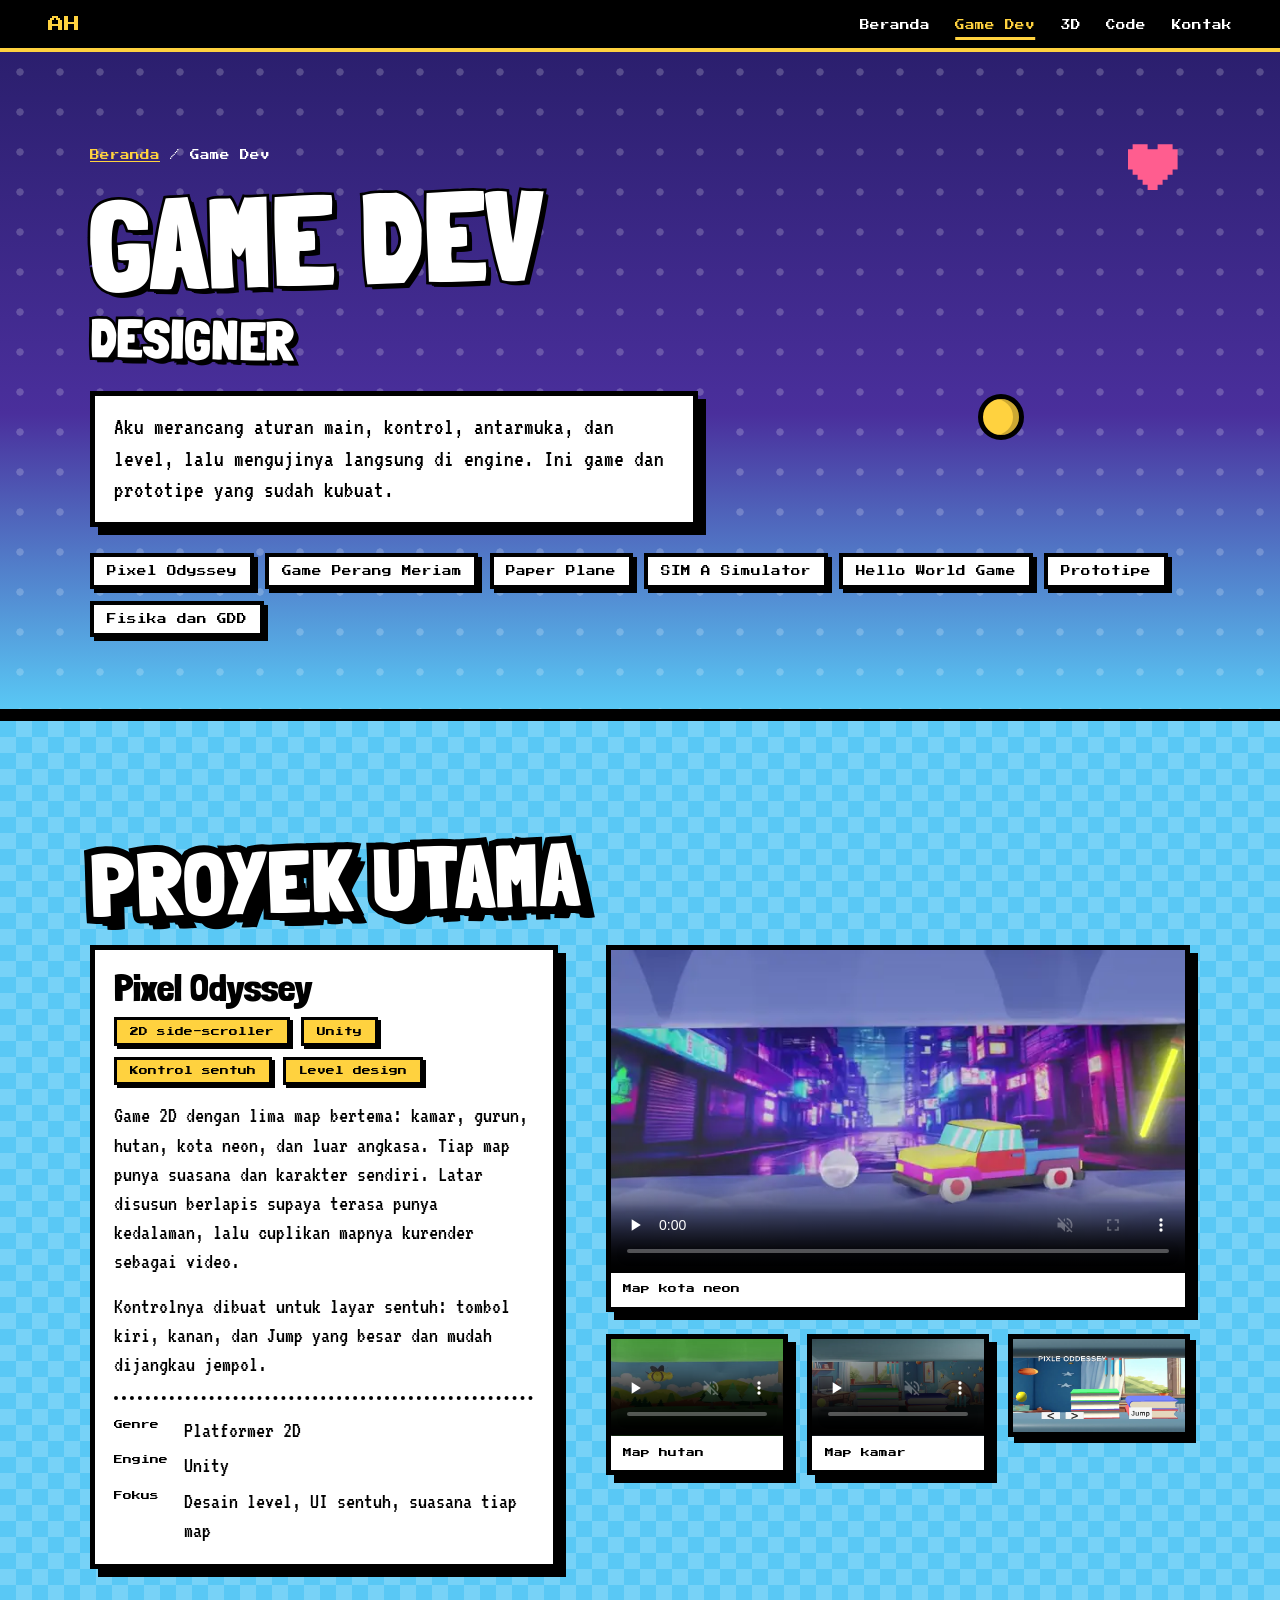
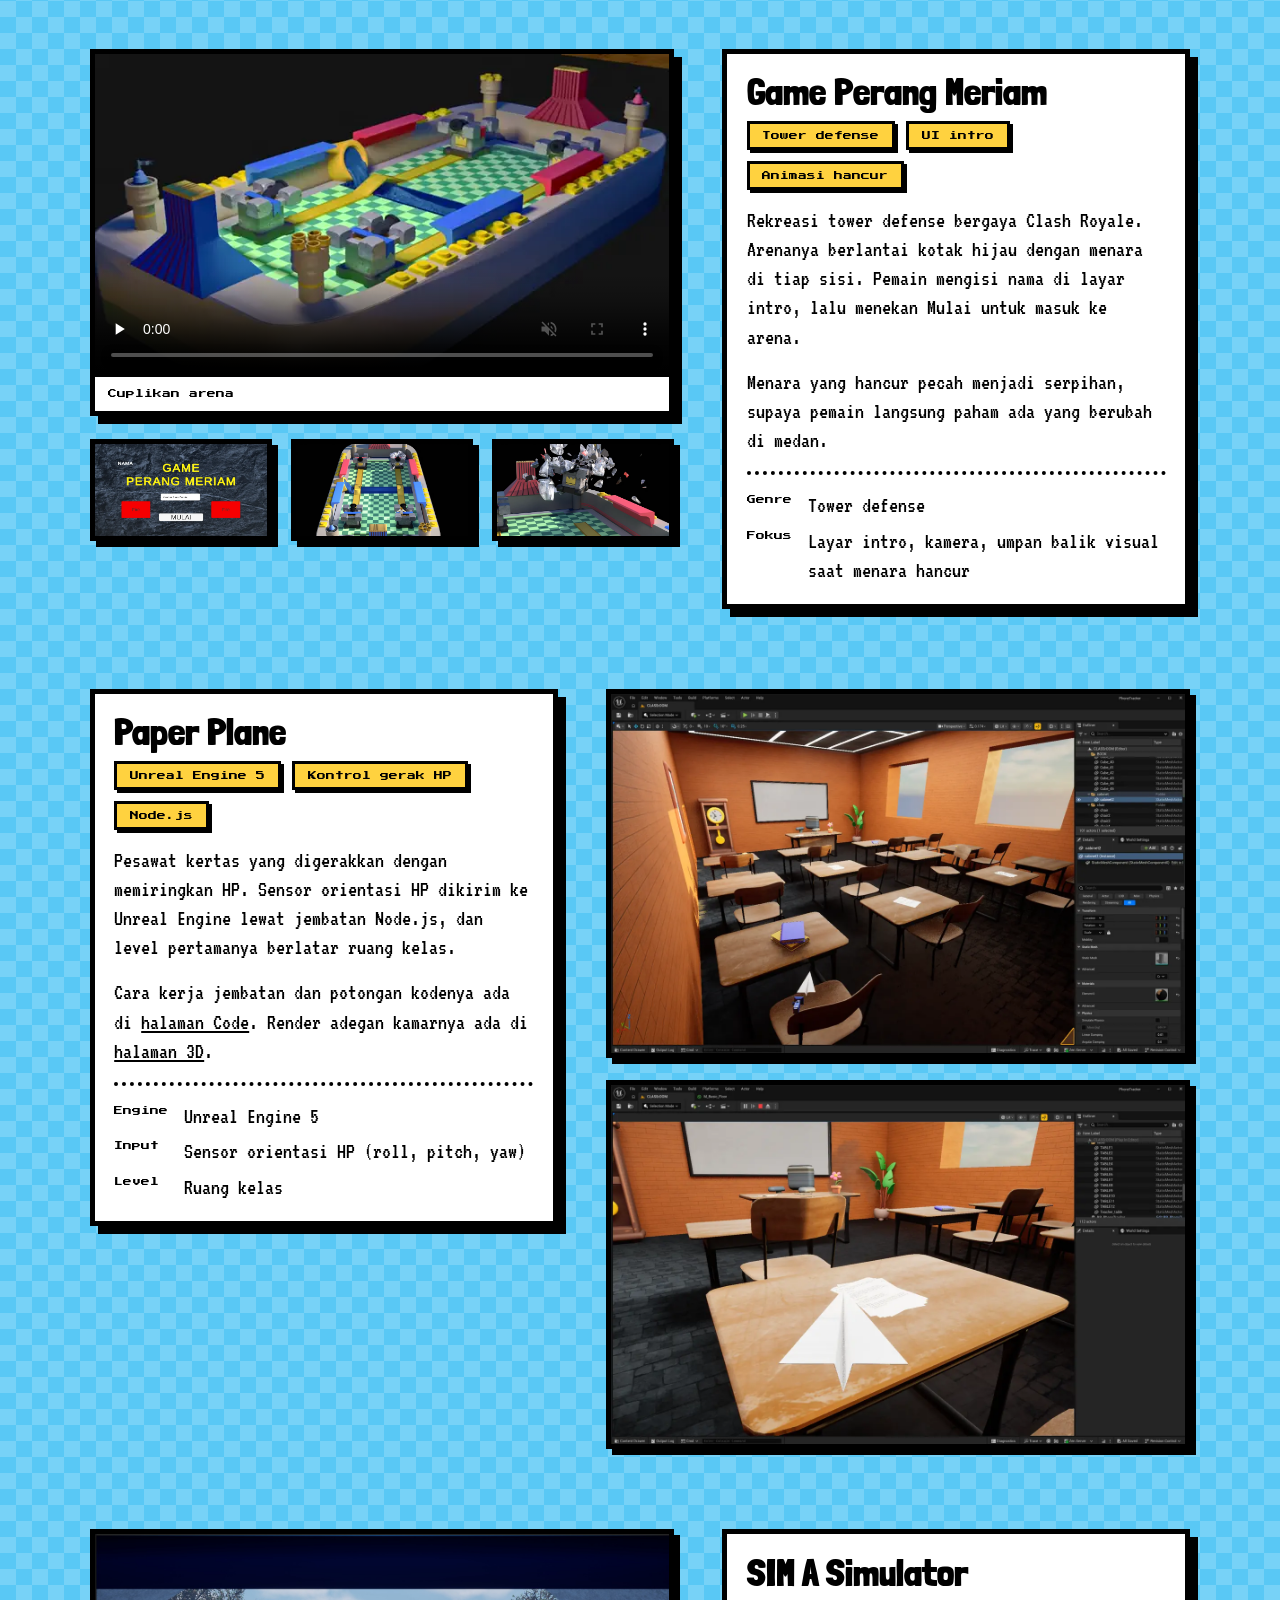
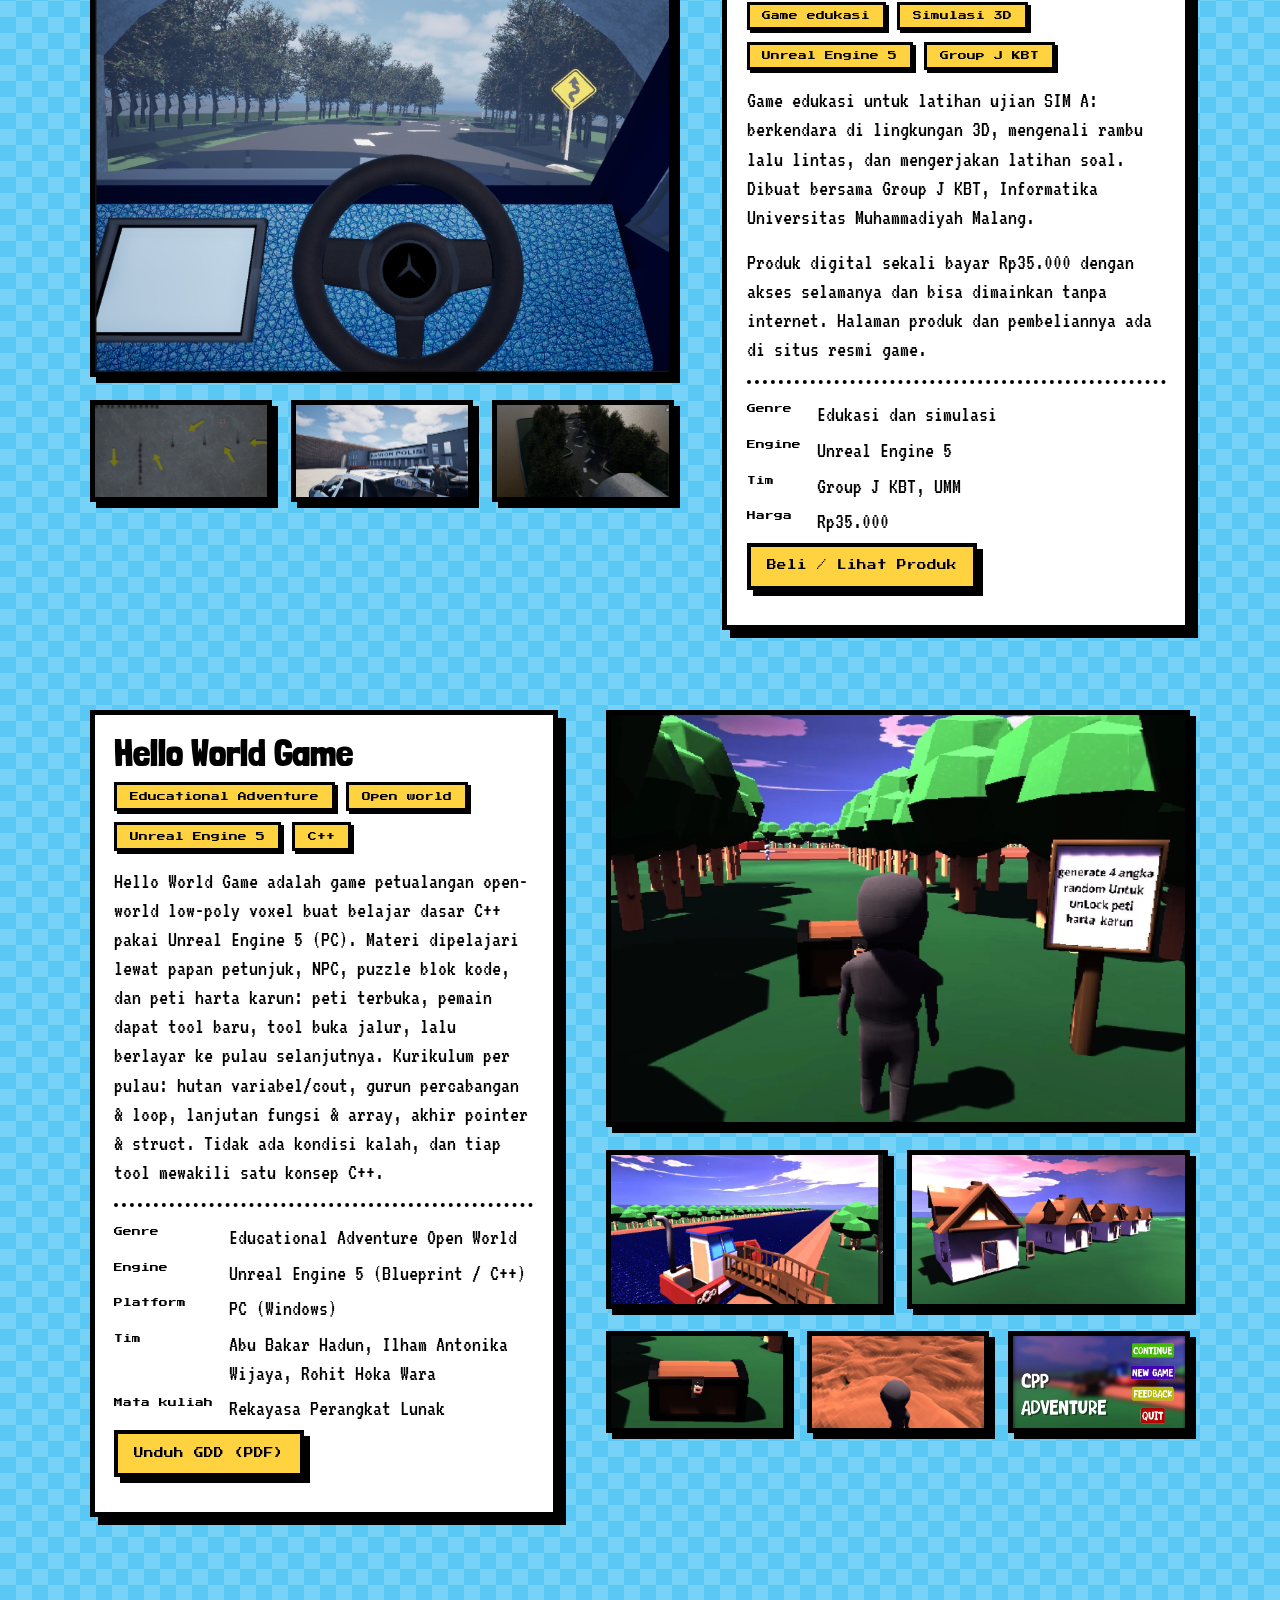
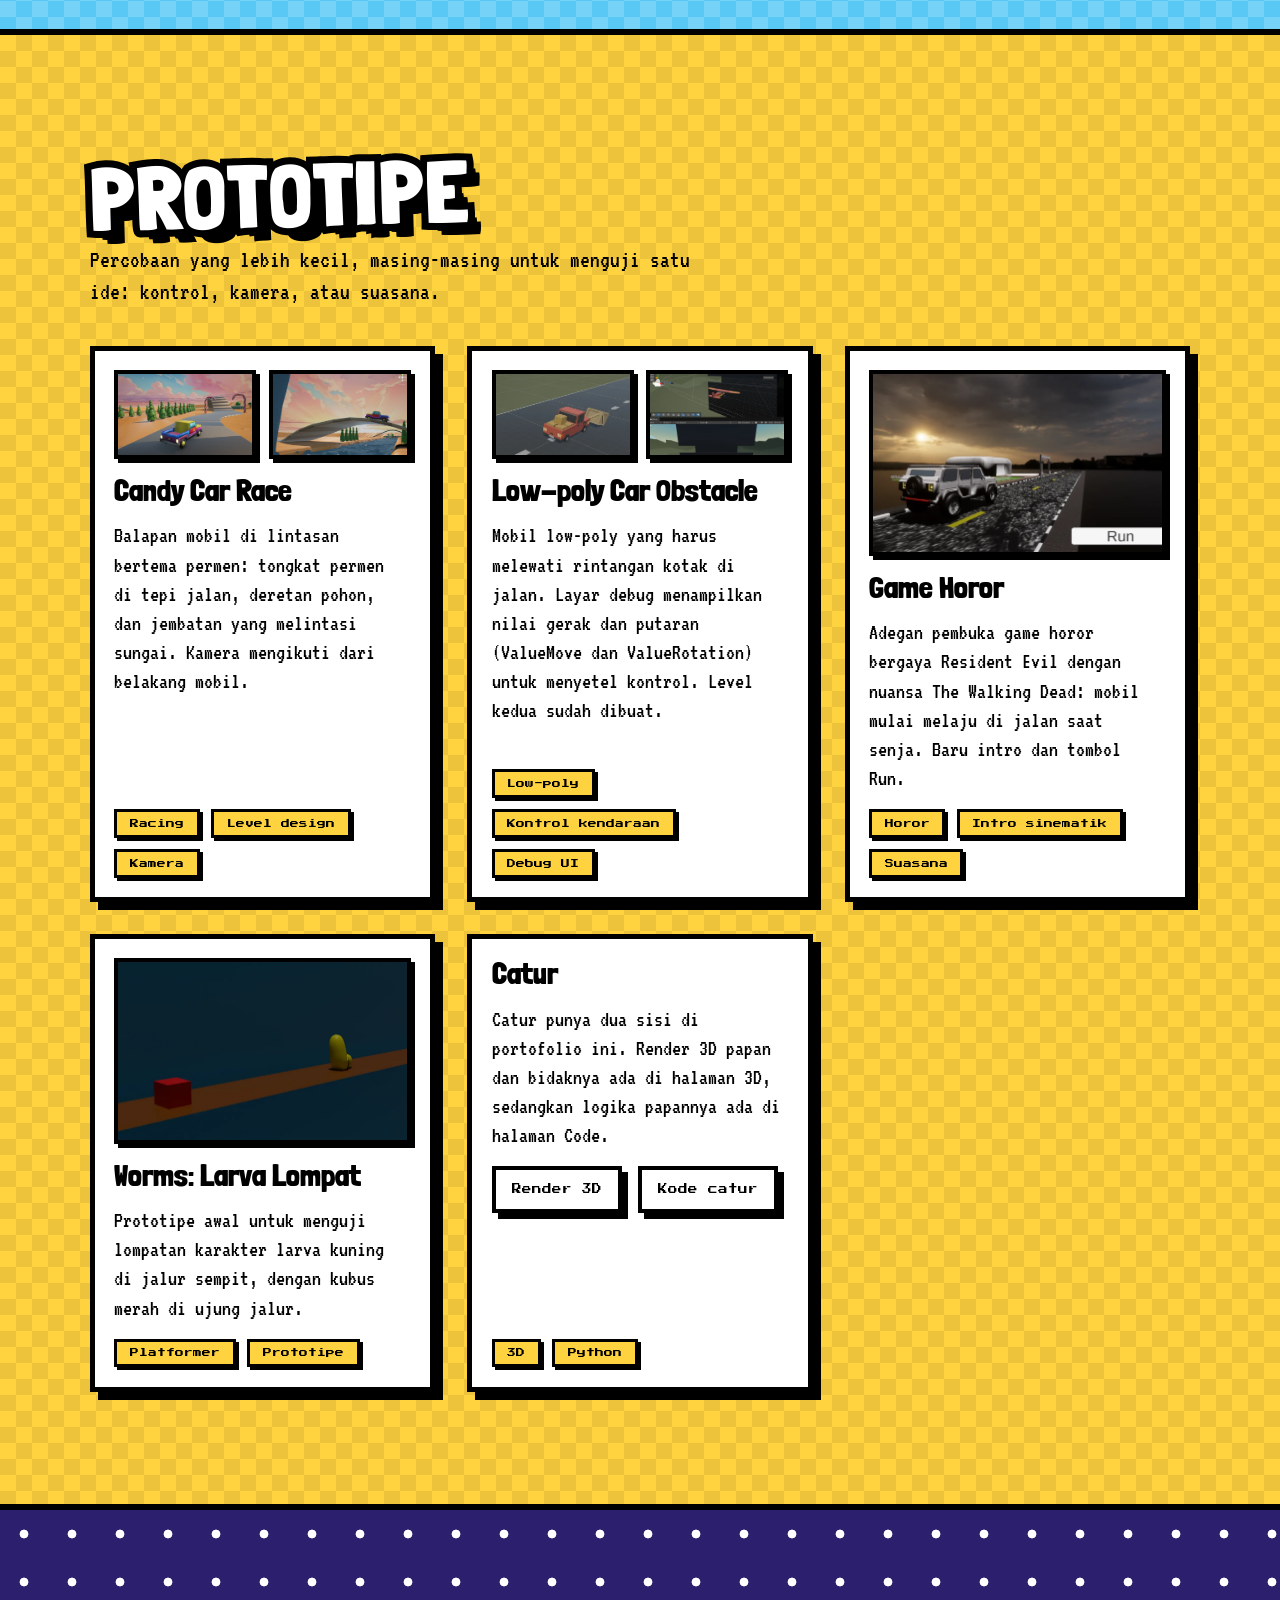
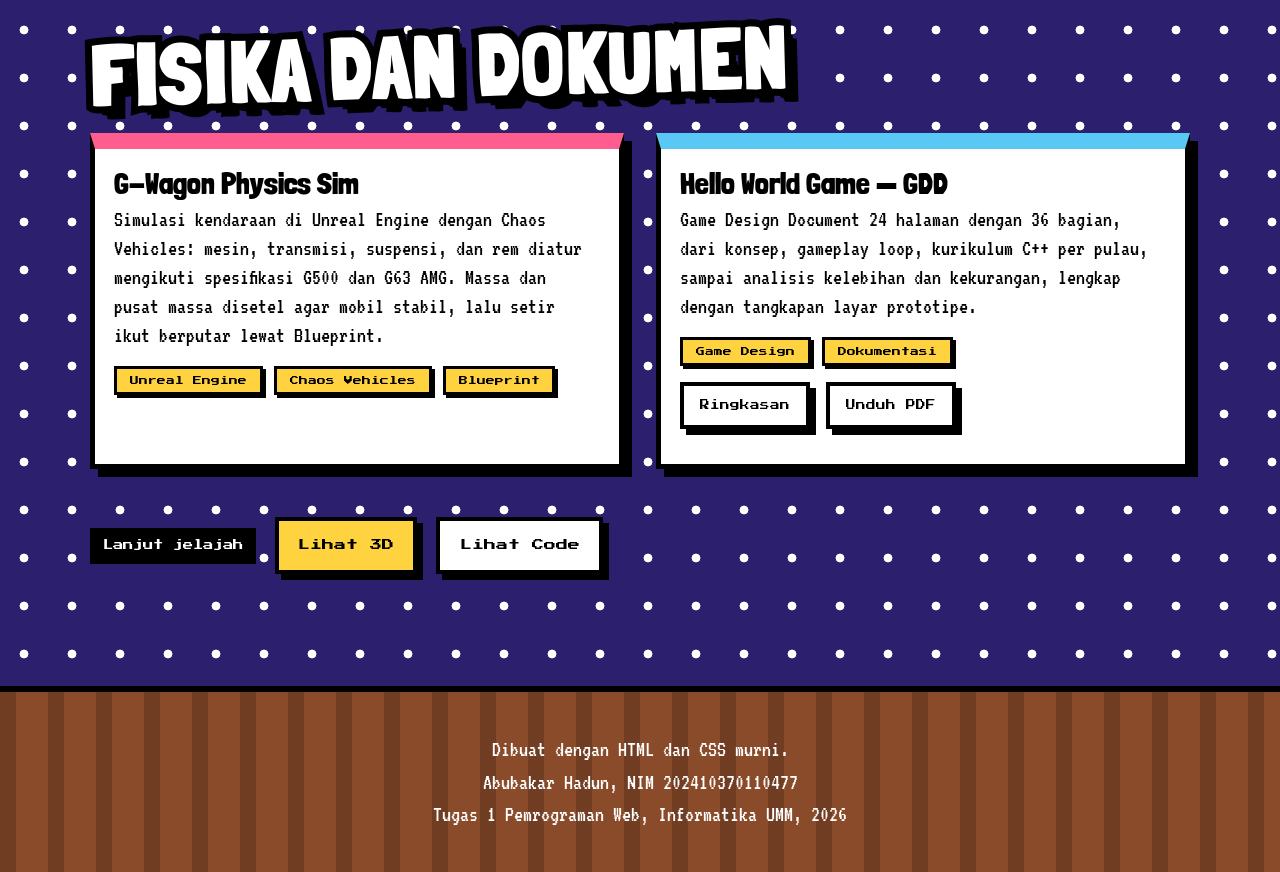
<file: gamedev.html>
<!DOCTYPE html>
<html lang="id">
<head>
<meta charset="utf-8">
<meta name="viewport" content="width=device-width, initial-scale=1">
<title>Game Dev Designer | Abubakar Hadun</title>
<meta name="description" content="Game dan prototipe karya Abubakar Hadun: Pixel Odyssey, Game Perang Meriam, Paper Plane, SIM A Simulator, Hello World Game, simulasi kendaraan, dan Game Design Document.">
<meta name="theme-color" content="#2b1f6e">
<meta property="og:type" content="website">
<meta property="og:title" content="Game Dev Designer | Abubakar Hadun">
<meta property="og:description" content="Game dan prototipe karya Abubakar Hadun: Pixel Odyssey, Game Perang Meriam, Paper Plane, SIM A Simulator, Hello World Game, simulasi kendaraan, dan Game Design Document.">
<link rel="icon" href="data:image/svg+xml,%3Csvg xmlns='http://www.w3.org/2000/svg' viewBox='0 0 16 16'%3E%3Crect width='16' height='16' fill='%23ffd23f'/%3E%3Cpath d='M3 13V6h2V4h6v2h2v7h-3V9H6v4z' fill='%23000'/%3E%3C/svg%3E">
<link rel="preconnect" href="https://fonts.googleapis.com">
<link rel="preconnect" href="https://fonts.gstatic.com" crossorigin>
<link rel="stylesheet" href="https://fonts.googleapis.com/css2?family=Londrina+Solid:wght@900&amp;family=Press+Start+2P&amp;family=VT323&amp;display=swap">
<link rel="stylesheet" href="css/style.css">
</head>
<body>
<a class="skip" href="#main">Lewati ke konten utama</a>

<header class="topbar">
  <a class="logo" href="index.html" aria-label="Kembali ke beranda">AH</a>
  <nav aria-label="Menu utama">
    <ul>
      <li><a href="index.html">Beranda</a></li>
      <li><a href="gamedev.html" aria-current="page">Game Dev</a></li>
      <li><a href="3d.html">3D</a></li>
      <li><a href="code.html">Code</a></li>
      <li><a href="index.html#contact">Kontak</a></li>
    </ul>
  </nav>
</header>

<main id="main">
  <section class="pagehead pagehead--game" aria-labelledby="page-title">
    <span class="doodle heart" style="--k:1.2;right:8%;top:14%" aria-hidden="true"></span>
    <span class="doodle coin" style="--k:.8;right:20%;top:52%" aria-hidden="true"></span>
    <div class="wrap">
      <p class="crumb"><a href="index.html">Beranda</a> / Game Dev</p>
      <h1 id="page-title"><span class="big">Game Dev</span><span class="sub">Designer</span></h1>
      <p class="bubble">Aku merancang aturan main, kontrol, antarmuka, dan level, lalu mengujinya langsung di engine. Ini game dan prototipe yang sudah kubuat.</p>
      <ul class="jump" aria-label="Loncat ke bagian"><li><a href="#pixel-odyssey">Pixel Odyssey</a></li><li><a href="#perang-meriam">Game Perang Meriam</a></li><li><a href="#paper-plane">Paper Plane</a></li><li><a href="#sim-uji">SIM A Simulator</a></li><li><a href="#hello-world">Hello World Game</a></li><li><a href="#prototipe">Prototipe</a></li><li><a href="#fisika">Fisika dan GDD</a></li></ul>
    </div>
  </section>

  <section id="utama" class="band band--sky" aria-labelledby="utama-title">
    <div class="wrap">
      <h2 id="utama-title">Proyek Utama</h2>
      <article class="case" id="pixel-odyssey">
        <div class="case__media">
          <figure class="frame"><video controls muted playsinline preload="none" width="960" height="540" poster="assets/vid/pixel-map4.webp"><source src="assets/vid/pixel-map4.mp4" type="video/mp4"></video><figcaption>Map kota neon</figcaption></figure>
          <div class="case__row">
            <figure class="frame"><video controls muted playsinline preload="none" width="960" height="540" poster="assets/vid/pixel-map3.webp"><source src="assets/vid/pixel-map3.mp4" type="video/mp4"></video><figcaption>Map hutan</figcaption></figure>
            <figure class="frame"><video controls muted playsinline preload="none" width="960" height="540" poster="assets/vid/pixel-map1.webp"><source src="assets/vid/pixel-map1.mp4" type="video/mp4"></video><figcaption>Map kamar</figcaption></figure>
            <a class="shot" href="#lb-1" aria-label="Perbesar gambar: Antarmuka game Pixel Odyssey dengan tombol kiri, kanan, dan Jump di atas tumpukan buku"><img src="assets/img/pixeloddesey/button-with-controoller-game-mobile-unityui.webp" width="1280" height="792" alt="Antarmuka game Pixel Odyssey dengan tombol kiri, kanan, dan Jump di atas tumpukan buku" loading="lazy" decoding="async"></a>
          </div>
        </div>
        <div class="card case__body">
          <h3>Pixel Odyssey</h3>
          <ul class="tags"><li>2D side-scroller</li><li>Unity</li><li>Kontrol sentuh</li><li>Level design</li></ul>
          <p>Game 2D dengan lima map bertema: kamar, gurun, hutan, kota neon, dan luar angkasa. Tiap map punya suasana dan karakter sendiri. Latar disusun berlapis supaya terasa punya kedalaman, lalu cuplikan mapnya kurender sebagai video.</p>
          <p>Kontrolnya dibuat untuk layar sentuh: tombol kiri, kanan, dan Jump yang besar dan mudah dijangkau jempol.</p>
          <dl class="facts"><dt>Genre</dt><dd>Platformer 2D</dd><dt>Engine</dt><dd>Unity</dd><dt>Fokus</dt><dd>Desain level, UI sentuh, suasana tiap map</dd></dl>
        </div>
      </article>
      <article class="case" id="perang-meriam">
        <div class="case__media">
          <figure class="frame"><video controls muted playsinline preload="none" width="960" height="540" poster="assets/vid/clash-timeline.webp"><source src="assets/vid/clash-timeline.mp4" type="video/mp4"></video><figcaption>Cuplikan arena</figcaption></figure>
          <div class="case__row">
            <a class="shot" href="#lb-2" aria-label="Perbesar gambar: Layar intro Game Perang Meriam dengan kolom nama pemain dan tombol Mulai"><img src="assets/img/clashroyale-recreate-towerdefence/ui-inthe-intro.webp" width="1280" height="682" alt="Layar intro Game Perang Meriam dengan kolom nama pemain dan tombol Mulai" loading="lazy" decoding="async"></a>
            <a class="shot" href="#lb-3" aria-label="Perbesar gambar: Arena tower defense dilihat dari kamera dalam game"><img src="assets/img/clashroyale-recreate-towerdefence/ingamecamera.webp" width="1280" height="720" alt="Arena tower defense dilihat dari kamera dalam game" loading="lazy" decoding="async"></a>
            <a class="shot" href="#lb-4" aria-label="Perbesar gambar: Menara yang hancur pecah menjadi serpihan"><img src="assets/img/clashroyale-recreate-towerdefence/toweranimation-when-got-destroyed.webp" width="1280" height="720" alt="Menara yang hancur pecah menjadi serpihan" loading="lazy" decoding="async"></a>
          </div>
        </div>
        <div class="card case__body">
          <h3>Game Perang Meriam</h3>
          <ul class="tags"><li>Tower defense</li><li>UI intro</li><li>Animasi hancur</li></ul>
          <p>Rekreasi tower defense bergaya Clash Royale. Arenanya berlantai kotak hijau dengan menara di tiap sisi. Pemain mengisi nama di layar intro, lalu menekan Mulai untuk masuk ke arena.</p>
          <p>Menara yang hancur pecah menjadi serpihan, supaya pemain langsung paham ada yang berubah di medan.</p>
          <dl class="facts"><dt>Genre</dt><dd>Tower defense</dd><dt>Fokus</dt><dd>Layar intro, kamera, umpan balik visual saat menara hancur</dd></dl>
        </div>
      </article>
      <article class="case" id="paper-plane">
        <div class="case__media">
          <a class="shot" href="#lb-5" aria-label="Perbesar gambar: Level ruang kelas di Unreal Editor dengan pesawat kertas di atas meja"><img src="assets/img/paper-plane-game/phonetracker-unreal-editor-12-11-2026-19-38-10.webp" width="1280" height="800" alt="Level ruang kelas di Unreal Editor dengan pesawat kertas di atas meja" loading="lazy" decoding="async"></a>
          <a class="shot" href="#lb-6" aria-label="Perbesar gambar: Pesawat kertas dilihat dari dekat di atas meja kelas"><img src="assets/img/paper-plane-game/phonetracker-unreal-editor-12-11-2026-19-39-24.webp" width="1280" height="800" alt="Pesawat kertas dilihat dari dekat di atas meja kelas" loading="lazy" decoding="async"></a>
        </div>
        <div class="card case__body">
          <h3>Paper Plane</h3>
          <ul class="tags"><li>Unreal Engine 5</li><li>Kontrol gerak HP</li><li>Node.js</li></ul>
          <p>Pesawat kertas yang digerakkan dengan memiringkan HP. Sensor orientasi HP dikirim ke Unreal Engine lewat jembatan Node.js, dan level pertamanya berlatar ruang kelas.</p>
          <p>Cara kerja jembatan dan potongan kodenya ada di <a href="code.html#phone-bridge">halaman Code</a>. Render adegan kamarnya ada di <a href="3d.html#gerak">halaman 3D</a>.</p>
          <dl class="facts"><dt>Engine</dt><dd>Unreal Engine 5</dd><dt>Input</dt><dd>Sensor orientasi HP (roll, pitch, yaw)</dd><dt>Level</dt><dd>Ruang kelas</dd></dl>
        </div>
      </article>
      <article class="case" id="sim-uji">
        <div class="case__media">
          <a class="shot" href="#lb-11" aria-label="Perbesar gambar: Preview utama SIM A Simulator"><img src="assets/img/sim-uji-sim/hero-preview.jpg" width="1600" height="1220" alt="Preview utama SIM A Simulator" loading="lazy" decoding="async"></a>
          <div class="case__row">
            <a class="shot" href="#lb-16" aria-label="Perbesar gambar: Tampilan gameplay SIM A Simulator saat berkendara di lingkungan 3D"><img src="assets/img/sim-uji-sim/gameplay-1.jpg" width="1600" height="796" alt="Tampilan gameplay SIM A Simulator saat berkendara di lingkungan 3D" loading="lazy" decoding="async"></a>
            <a class="shot" href="#lb-12" aria-label="Perbesar gambar: Peta lintasan uji SIM A dilihat dari atas"><img src="assets/img/sim-uji-sim/gameplay-5.jpg" width="1375" height="868" alt="Peta lintasan uji SIM A dilihat dari atas" loading="lazy" decoding="async"></a>
            <a class="shot" href="#lb-15" aria-label="Perbesar gambar: Area kantor polisi di dalam game SIM A Simulator"><img src="assets/img/sim-uji-sim/gameplay-4.jpg" width="1600" height="891" alt="Area kantor polisi di dalam game SIM A Simulator" loading="lazy" decoding="async"></a>
          </div>
        </div>
        <div class="card case__body">
          <h3>SIM A Simulator</h3>
          <ul class="tags"><li>Game edukasi</li><li>Simulasi 3D</li><li>Unreal Engine 5</li><li>Group J KBT</li></ul>
          <p>Game edukasi untuk latihan ujian SIM A: berkendara di lingkungan 3D, mengenali rambu lalu lintas, dan mengerjakan latihan soal. Dibuat bersama Group J KBT, Informatika Universitas Muhammadiyah Malang.</p>
          <p>Produk digital sekali bayar Rp35.000 dengan akses selamanya dan bisa dimainkan tanpa internet. Halaman produk dan pembeliannya ada di situs resmi game.</p>
          <dl class="facts"><dt>Genre</dt><dd>Edukasi dan simulasi</dd><dt>Engine</dt><dd>Unreal Engine 5</dd><dt>Tim</dt><dd>Group J KBT, UMM</dd><dt>Harga</dt><dd>Rp35.000</dd></dl>
          <p class="links"><a class="btn" href="https://ilhamantonika.github.io/sim-simulator-dria/" rel="noopener">Beli / Lihat Produk</a></p>
        </div>
      </article>
      <article class="case" id="hello-world">
        <div class="case__media">
          <a class="shot" href="#lb-17" aria-label="Perbesar gambar: Karakter di jalur hutan menghadap treasure chest dan sign board puzzle"><img src="assets/img/hello-world-game/hutan-treasure-board.webp" width="1600" height="1135" alt="Karakter di jalur hutan menghadap treasure chest dan sign board puzzle bertuliskan generate 4 angka random untuk unlock peti harta karun" loading="lazy" decoding="async"></a>
          <div class="case__row">
            <a class="shot" href="#lb-18" aria-label="Perbesar gambar: Kapal kayu di sungai terhubung jembatan menuju daratan"><img src="assets/img/hello-world-game/sungai-kapal-jembatan.webp" width="1600" height="1098" alt="Kapal kayu di sungai terhubung jembatan menuju daratan" loading="lazy" decoding="async"></a>
            <a class="shot" href="#lb-19" aria-label="Perbesar gambar: Deretan rumah beratap oranye di desa awal"><img src="assets/img/hello-world-game/desa-rumah.webp" width="1600" height="853" alt="Deretan rumah beratap oranye di desa awal" loading="lazy" decoding="async"></a>
          </div>
          <div class="case__row">
            <a class="shot" href="#lb-20" aria-label="Perbesar gambar: Detail treasure chest voxel dengan kunci keemasan"><img src="assets/img/hello-world-game/treasure-chest.webp" width="930" height="686" alt="Detail treasure chest voxel dengan kunci keemasan" loading="lazy" decoding="async"></a>
            <a class="shot" href="#lb-21" aria-label="Perbesar gambar: Karakter di puncak bukit pasir dengan gua tersembunyi di kejauhan"><img src="assets/img/hello-world-game/pulau-gurun.webp" width="1600" height="1101" alt="Karakter di puncak bukit pasir dengan gua tersembunyi di kejauhan" loading="lazy" decoding="async"></a>
            <a class="shot" href="#lb-22" aria-label="Perbesar gambar: Main menu CPP Adventure dengan tombol Continue, New Game, Feedback, dan Quit"><img src="assets/img/hello-world-game/main-menu.webp" width="1278" height="742" alt="Main menu CPP Adventure dengan tombol Continue, New Game, Feedback, dan Quit" loading="lazy" decoding="async"></a>
          </div>
        </div>
        <div class="card case__body">
          <h3>Hello World Game</h3>
          <ul class="tags"><li>Educational Adventure</li><li>Open world</li><li>Unreal Engine 5</li><li>C++</li></ul>
          <p>Hello World Game adalah game petualangan open-world low-poly voxel buat belajar dasar C++ pakai Unreal Engine 5 (PC). Materi dipelajari lewat papan petunjuk, NPC, puzzle blok kode, dan peti harta karun: peti terbuka, pemain dapat tool baru, tool buka jalur, lalu berlayar ke pulau selanjutnya. Kurikulum per pulau: hutan variabel/cout, gurun percabangan &amp; loop, lanjutan fungsi &amp; array, akhir pointer &amp; struct. Tidak ada kondisi kalah, dan tiap tool mewakili satu konsep C++.</p>
          <dl class="facts"><dt>Genre</dt><dd>Educational Adventure Open World</dd><dt>Engine</dt><dd>Unreal Engine 5 (Blueprint / C++)</dd><dt>Platform</dt><dd>PC (Windows)</dd><dt>Tim</dt><dd>Abu Bakar Hadun, Ilham Antonika Wijaya, Rohit Hoka Wara</dd><dt>Mata kuliah</dt><dd>Rekayasa Perangkat Lunak</dd></dl>
          <p class="links"><a class="btn" href="assets/docs/Hello_World_Game_GDD.pdf" download>Unduh GDD (PDF)</a></p>
        </div>
      </article>
    </div>
  </section>

  <section id="prototipe" class="band band--sun" aria-labelledby="prototipe-title">
    <div class="wrap">
      <h2 id="prototipe-title">Prototipe</h2>
      <p class="lede">Percobaan yang lebih kecil, masing-masing untuk menguji satu ide: kontrol, kamera, atau suasana.</p>
      <div class="grid grid--3">
        <article class="card proto">
          <div class="shots"><a class="shot" href="#lb-7" aria-label="Perbesar gambar: Mobil dilihat dari belakang di lintasan bertema permen dengan tongkat permen di tepi jalan"><img src="assets/img/candy-car-race/front-cam.webp" width="1280" height="855" alt="Mobil dilihat dari belakang di lintasan bertema permen dengan tongkat permen di tepi jalan" loading="lazy" decoding="async"></a><a class="shot" href="#lb-8" aria-label="Perbesar gambar: Mobil melintasi jembatan di atas sungai saat senja"><img src="assets/img/candy-car-race/water.webp" width="1280" height="834" alt="Mobil melintasi jembatan di atas sungai saat senja" loading="lazy" decoding="async"></a></div>
          <h3>Candy Car Race</h3>
          <p>Balapan mobil di lintasan bertema permen: tongkat permen di tepi jalan, deretan pohon, dan jembatan yang melintasi sungai. Kamera mengikuti dari belakang mobil.</p>
          <ul class="tags"><li>Racing</li><li>Level design</li><li>Kamera</li></ul>
        </article>
        <article class="card proto">
          <div class="shots"><a class="shot" href="#lb-9" aria-label="Perbesar gambar: Mobil pikap low-poly dengan kotak-kotak rintangan di jalan"><img src="assets/img/lowpoly-car-obstacle/screenshot-2026-11-12-171613.webp" width="822" height="354" alt="Mobil pikap low-poly dengan kotak-kotak rintangan di jalan" loading="lazy" decoding="async"></a><a class="shot" href="#lb-10" aria-label="Perbesar gambar: Level kedua game mobil low-poly di editor"><img src="assets/img/lowpoly-car-obstacle/level2-lowpoly-game-plane.webp" width="1280" height="1328" alt="Level kedua game mobil low-poly di editor" loading="lazy" decoding="async"></a></div>
          <h3>Low-poly Car Obstacle</h3>
          <p>Mobil low-poly yang harus melewati rintangan kotak di jalan. Layar debug menampilkan nilai gerak dan putaran (ValueMove dan ValueRotation) untuk menyetel kontrol. Level kedua sudah dibuat.</p>
          <ul class="tags"><li>Low-poly</li><li>Kontrol kendaraan</li><li>Debug UI</li></ul>
        </article>
        <article class="card proto">
          <div class="shots"><a class="shot" href="#lb-13" aria-label="Perbesar gambar: Mobil off-road melaju di jalan saat senja dengan tombol Run di pojok kanan bawah"><img src="assets/img/horor-game/hororgame-styleresident-evil-intro-kinda-like-walkingdead-car-start.webp" width="1280" height="715" alt="Mobil off-road melaju di jalan saat senja dengan tombol Run di pojok kanan bawah" loading="lazy" decoding="async"></a></div>
          <h3>Game Horor</h3>
          <p>Adegan pembuka game horor bergaya Resident Evil dengan nuansa The Walking Dead: mobil mulai melaju di jalan saat senja. Baru intro dan tombol Run.</p>
          <ul class="tags"><li>Horor</li><li>Intro sinematik</li><li>Suasana</li></ul>
        </article>
        <article class="card proto">
          <div class="shots"><a class="shot" href="#lb-14" aria-label="Perbesar gambar: Larva kuning di atas papan sempit dengan kubus merah di ujung jalur"><img src="assets/img/worms-game/larva-tryna-jump.webp" width="1280" height="720" alt="Larva kuning di atas papan sempit dengan kubus merah di ujung jalur" loading="lazy" decoding="async"></a></div>
          <h3>Worms: Larva Lompat</h3>
          <p>Prototipe awal untuk menguji lompatan karakter larva kuning di jalur sempit, dengan kubus merah di ujung jalur.</p>
          <ul class="tags"><li>Platformer</li><li>Prototipe</li></ul>
        </article>
        <article class="card proto">
          
          <h3>Catur</h3>
          <p>Catur punya dua sisi di portofolio ini. Render 3D papan dan bidaknya ada di halaman 3D, sedangkan logika papannya ada di halaman Code.</p>
          <p class="links"><a class="btn btn--alt" href="3d.html#catur">Render 3D</a><a class="btn btn--alt" href="code.html#catur">Kode catur</a></p>
          <ul class="tags"><li>3D</li><li>Python</li></ul>
        </article>
      </div>
    </div>
  </section>

  <section id="fisika" class="band band--night" aria-labelledby="fisika-title">
    <div class="wrap">
      <h2 id="fisika-title">Fisika dan Dokumen</h2>
      <div class="grid grid--2">
        <article class="card cart note-card">
          <h3>G-Wagon Physics Sim</h3>
          <p>Simulasi kendaraan di Unreal Engine dengan Chaos Vehicles: mesin, transmisi, suspensi, dan rem diatur mengikuti spesifikasi G500 dan G63 AMG. Massa dan pusat massa disetel agar mobil stabil, lalu setir ikut berputar lewat Blueprint.</p>
          <ul class="tags"><li>Unreal Engine</li><li>Chaos Vehicles</li><li>Blueprint</li></ul>
        </article>
        <article class="card cart note-card note-card--b">
          <h3>Hello World Game — GDD</h3>
          <p>Game Design Document 24 halaman dengan 36 bagian, dari konsep, gameplay loop, kurikulum C++ per pulau, sampai analisis kelebihan dan kekurangan, lengkap dengan tangkapan layar prototipe.</p>
          <ul class="tags"><li>Game Design</li><li>Dokumentasi</li></ul>
          <p class="links"><a class="btn btn--alt" href="#hello-world">Ringkasan</a><a class="btn btn--alt" href="assets/docs/Hello_World_Game_GDD.pdf" download>Unduh PDF</a></p>
        </article>
      </div>
      <div class="nextpage" style="margin-top:3rem">
        <p>Lanjut jelajah</p>
        <a class="btn" href="3d.html">Lihat 3D</a>
        <a class="btn btn--alt" href="code.html">Lihat Code</a>
      </div>
    </div>
  </section>

</main>

<!-- Lightbox gambar: CSS murni lewat :target -->
<div class="lb" id="lb-1" role="dialog" aria-label="Antarmuka game Pixel Odyssey dengan tombol kiri, kanan, dan Jump di atas tumpukan buku">
  <a class="lb__bg" href="#close" aria-label="Tutup"></a>
  <figure><img src="assets/img/pixeloddesey/button-with-controoller-game-mobile-unityui.webp" width="1280" height="792" alt="Antarmuka game Pixel Odyssey dengan tombol kiri, kanan, dan Jump di atas tumpukan buku" loading="lazy"><figcaption>Kontrol sentuh: tombol kiri, kanan, dan Jump di UI Unity</figcaption></figure>
  <a class="lb__close" href="#close">Tutup</a>
</div>
<div class="lb" id="lb-2" role="dialog" aria-label="Layar intro Game Perang Meriam dengan kolom nama pemain dan tombol Mulai">
  <a class="lb__bg" href="#close" aria-label="Tutup"></a>
  <figure><img src="assets/img/clashroyale-recreate-towerdefence/ui-inthe-intro.webp" width="1280" height="682" alt="Layar intro Game Perang Meriam dengan kolom nama pemain dan tombol Mulai" loading="lazy"><figcaption>Layar intro: pemain mengisi nama lalu menekan Mulai</figcaption></figure>
  <a class="lb__close" href="#close">Tutup</a>
</div>
<div class="lb" id="lb-3" role="dialog" aria-label="Arena tower defense dilihat dari kamera dalam game">
  <a class="lb__bg" href="#close" aria-label="Tutup"></a>
  <figure><img src="assets/img/clashroyale-recreate-towerdefence/ingamecamera.webp" width="1280" height="720" alt="Arena tower defense dilihat dari kamera dalam game" loading="lazy"><figcaption>Kamera dalam game</figcaption></figure>
  <a class="lb__close" href="#close">Tutup</a>
</div>
<div class="lb" id="lb-4" role="dialog" aria-label="Menara yang hancur pecah menjadi serpihan">
  <a class="lb__bg" href="#close" aria-label="Tutup"></a>
  <figure><img src="assets/img/clashroyale-recreate-towerdefence/toweranimation-when-got-destroyed.webp" width="1280" height="720" alt="Menara yang hancur pecah menjadi serpihan" loading="lazy"><figcaption>Menara yang hancur pecah jadi serpihan</figcaption></figure>
  <a class="lb__close" href="#close">Tutup</a>
</div>
<div class="lb" id="lb-5" role="dialog" aria-label="Level ruang kelas di Unreal Editor dengan pesawat kertas di atas meja">
  <a class="lb__bg" href="#close" aria-label="Tutup"></a>
  <figure><img src="assets/img/paper-plane-game/phonetracker-unreal-editor-12-11-2026-19-38-10.webp" width="1280" height="800" alt="Level ruang kelas di Unreal Editor dengan pesawat kertas di atas meja" loading="lazy"><figcaption>Level ruang kelas di Unreal Editor</figcaption></figure>
  <a class="lb__close" href="#close">Tutup</a>
</div>
<div class="lb" id="lb-6" role="dialog" aria-label="Pesawat kertas dilihat dari dekat di atas meja kelas">
  <a class="lb__bg" href="#close" aria-label="Tutup"></a>
  <figure><img src="assets/img/paper-plane-game/phonetracker-unreal-editor-12-11-2026-19-39-24.webp" width="1280" height="800" alt="Pesawat kertas dilihat dari dekat di atas meja kelas" loading="lazy"><figcaption>Pesawat kertas di atas meja kelas</figcaption></figure>
  <a class="lb__close" href="#close">Tutup</a>
</div>
<div class="lb" id="lb-7" role="dialog" aria-label="Mobil dilihat dari belakang di lintasan bertema permen dengan tongkat permen di tepi jalan">
  <a class="lb__bg" href="#close" aria-label="Tutup"></a>
  <figure><img src="assets/img/candy-car-race/front-cam.webp" width="1280" height="855" alt="Mobil dilihat dari belakang di lintasan bertema permen dengan tongkat permen di tepi jalan" loading="lazy"><figcaption>Kamera belakang mobil di lintasan permen</figcaption></figure>
  <a class="lb__close" href="#close">Tutup</a>
</div>
<div class="lb" id="lb-8" role="dialog" aria-label="Mobil melintasi jembatan di atas sungai saat senja">
  <a class="lb__bg" href="#close" aria-label="Tutup"></a>
  <figure><img src="assets/img/candy-car-race/water.webp" width="1280" height="834" alt="Mobil melintasi jembatan di atas sungai saat senja" loading="lazy"><figcaption>Jembatan di atas sungai</figcaption></figure>
  <a class="lb__close" href="#close">Tutup</a>
</div>
<div class="lb" id="lb-9" role="dialog" aria-label="Mobil pikap low-poly dengan kotak-kotak rintangan di jalan">
  <a class="lb__bg" href="#close" aria-label="Tutup"></a>
  <figure><img src="assets/img/lowpoly-car-obstacle/screenshot-2026-11-12-171613.webp" width="822" height="354" alt="Mobil pikap low-poly dengan kotak-kotak rintangan di jalan" loading="lazy"><figcaption>Mobil dan rintangan kotak</figcaption></figure>
  <a class="lb__close" href="#close">Tutup</a>
</div>
<div class="lb" id="lb-10" role="dialog" aria-label="Level kedua game mobil low-poly di editor">
  <a class="lb__bg" href="#close" aria-label="Tutup"></a>
  <figure><img src="assets/img/lowpoly-car-obstacle/level2-lowpoly-game-plane.webp" width="1280" height="1328" alt="Level kedua game mobil low-poly di editor" loading="lazy"><figcaption>Level 2 di editor</figcaption></figure>
  <a class="lb__close" href="#close">Tutup</a>
</div>
<div class="lb" id="lb-11" role="dialog" aria-label="Preview utama SIM A Simulator">
  <a class="lb__bg" href="#close" aria-label="Tutup"></a>
  <figure><img src="assets/img/sim-uji-sim/hero-preview.jpg" width="1600" height="1220" alt="Preview utama SIM A Simulator" loading="lazy"><figcaption>Preview SIM A Simulator</figcaption></figure>
  <a class="lb__close" href="#close">Tutup</a>
</div>
<div class="lb" id="lb-12" role="dialog" aria-label="Peta lintasan uji SIM A dilihat dari atas">
  <a class="lb__bg" href="#close" aria-label="Tutup"></a>
  <figure><img src="assets/img/sim-uji-sim/gameplay-5.jpg" width="1375" height="868" alt="Peta lintasan uji SIM A dilihat dari atas" loading="lazy"><figcaption>Lintasan uji dari atas</figcaption></figure>
  <a class="lb__close" href="#close">Tutup</a>
</div>
<div class="lb" id="lb-13" role="dialog" aria-label="Mobil off-road melaju di jalan saat senja dengan tombol Run di pojok kanan bawah">
  <a class="lb__bg" href="#close" aria-label="Tutup"></a>
  <figure><img src="assets/img/horor-game/hororgame-styleresident-evil-intro-kinda-like-walkingdead-car-start.webp" width="1280" height="715" alt="Mobil off-road melaju di jalan saat senja dengan tombol Run di pojok kanan bawah" loading="lazy"><figcaption>Adegan pembuka: mobil melaju saat senja</figcaption></figure>
  <a class="lb__close" href="#close">Tutup</a>
</div>
<div class="lb" id="lb-14" role="dialog" aria-label="Larva kuning di atas papan sempit dengan kubus merah di ujung jalur">
  <a class="lb__bg" href="#close" aria-label="Tutup"></a>
  <figure><img src="assets/img/worms-game/larva-tryna-jump.webp" width="1280" height="720" alt="Larva kuning di atas papan sempit dengan kubus merah di ujung jalur" loading="lazy"><figcaption>Larva di jalur sempit</figcaption></figure>
  <a class="lb__close" href="#close">Tutup</a>
</div>
<div class="lb" id="lb-15" role="dialog" aria-label="Area kantor polisi di dalam game SIM A Simulator">
  <a class="lb__bg" href="#close" aria-label="Tutup"></a>
  <figure><img src="assets/img/sim-uji-sim/gameplay-4.jpg" width="1600" height="891" alt="Area kantor polisi di dalam game SIM A Simulator" loading="lazy"><figcaption>Area kantor polisi</figcaption></figure>
  <a class="lb__close" href="#close">Tutup</a>
</div>
<div class="lb" id="lb-16" role="dialog" aria-label="Tampilan gameplay SIM A Simulator saat berkendara di lingkungan 3D">
  <a class="lb__bg" href="#close" aria-label="Tutup"></a>
  <figure><img src="assets/img/sim-uji-sim/gameplay-1.jpg" width="1600" height="796" alt="Tampilan gameplay SIM A Simulator saat berkendara di lingkungan 3D" loading="lazy"><figcaption>Berkendara di lingkungan 3D</figcaption></figure>
  <a class="lb__close" href="#close">Tutup</a>
</div>
<div class="lb" id="lb-17" role="dialog" aria-label="Karakter di jalur hutan menghadap treasure chest dan sign board puzzle">
  <a class="lb__bg" href="#close" aria-label="Tutup"></a>
  <figure><img src="assets/img/hello-world-game/hutan-treasure-board.webp" width="1600" height="1135" alt="Karakter di jalur hutan menghadap treasure chest dan sign board puzzle bertuliskan generate 4 angka random untuk unlock peti harta karun" loading="lazy"><figcaption>Hutan: sign board puzzle dan treasure chest</figcaption></figure>
  <a class="lb__close" href="#close">Tutup</a>
</div>
<div class="lb" id="lb-18" role="dialog" aria-label="Kapal kayu di sungai terhubung jembatan menuju daratan">
  <a class="lb__bg" href="#close" aria-label="Tutup"></a>
  <figure><img src="assets/img/hello-world-game/sungai-kapal-jembatan.webp" width="1600" height="1098" alt="Kapal kayu di sungai terhubung jembatan menuju daratan" loading="lazy"><figcaption>Sungai: kapal penghubung antar pulau</figcaption></figure>
  <a class="lb__close" href="#close">Tutup</a>
</div>
<div class="lb" id="lb-19" role="dialog" aria-label="Deretan rumah beratap oranye di desa awal">
  <a class="lb__bg" href="#close" aria-label="Tutup"></a>
  <figure><img src="assets/img/hello-world-game/desa-rumah.webp" width="1600" height="853" alt="Deretan rumah beratap oranye di desa awal" loading="lazy"><figcaption>Desa awal: hub tempat pemain memulai</figcaption></figure>
  <a class="lb__close" href="#close">Tutup</a>
</div>
<div class="lb" id="lb-20" role="dialog" aria-label="Detail treasure chest voxel dengan kunci keemasan">
  <a class="lb__bg" href="#close" aria-label="Tutup"></a>
  <figure><img src="assets/img/hello-world-game/treasure-chest.webp" width="930" height="686" alt="Detail treasure chest voxel dengan kunci keemasan" loading="lazy"><figcaption>Detail peti: kunci sebagai penanda status</figcaption></figure>
  <a class="lb__close" href="#close">Tutup</a>
</div>
<div class="lb" id="lb-21" role="dialog" aria-label="Karakter di puncak bukit pasir dengan gua tersembunyi di kejauhan">
  <a class="lb__bg" href="#close" aria-label="Tutup"></a>
  <figure><img src="assets/img/hello-world-game/pulau-gurun.webp" width="1600" height="1101" alt="Karakter di puncak bukit pasir dengan gua tersembunyi di kejauhan" loading="lazy"><figcaption>Pulau gurun: chapter percabangan dan perulangan</figcaption></figure>
  <a class="lb__close" href="#close">Tutup</a>
</div>
<div class="lb" id="lb-22" role="dialog" aria-label="Main menu CPP Adventure dengan tombol Continue, New Game, Feedback, dan Quit">
  <a class="lb__bg" href="#close" aria-label="Tutup"></a>
  <figure><img src="assets/img/hello-world-game/main-menu.webp" width="1278" height="742" alt="Main menu CPP Adventure dengan tombol Continue, New Game, Feedback, dan Quit" loading="lazy"><figcaption>Main menu: latar dunia diburamkan, tombol berkode warna</figcaption></figure>
  <a class="lb__close" href="#close">Tutup</a>
</div>

<footer class="foot">
  <p>Dibuat dengan HTML dan CSS murni.</p>
  <p>Abubakar Hadun, NIM 202410370110477</p>
  <p>Tugas 1 Pemrograman Web, Informatika UMM, 2026</p>
</footer>
</body>
</html>
</file>
<file: css/style.css>
/* =========================================================
   1. TOKEN
   ========================================================= */
:root{
  --ink:#000; --white:#fff;
  --night:#2b1f6e; --sky:#59c8f5; --sun:#ffd23f;
  --pink:#ff5d8f; --grass:#4fd05b; --dirt:#8a4b2a;
  --f-title:"Londrina Solid","Bangers",Impact,sans-serif;
  --f-pixel:"Press Start 2P","Courier New",monospace;
  --f-body:"VT323","Courier New",monospace;
  --pad:clamp(1rem,4vw,3rem);
}

/* =========================================================
   2. DASAR
   ========================================================= */
*,*::before,*::after{box-sizing:border-box}
html{scroll-behavior:smooth;scroll-padding-top:104px}
body{margin:0;font:1.4rem/1.3 var(--f-body);color:var(--ink);background:var(--night);overflow-x:hidden}
img,svg{max-width:100%;display:block}
a{color:inherit}
:focus-visible{outline:4px dashed var(--white);outline-offset:4px}
.skip{position:absolute;left:-999px;top:0;z-index:100;background:var(--sun);padding:.5rem 1rem;border:4px solid var(--ink)}
.skip:focus{left:0}

/* Judul bergaya gambar referensi: huruf putih, garis hitam, bayangan tebal */
h1,h2{
  font-family:var(--f-title);font-weight:900;text-transform:uppercase;
  color:var(--white);line-height:.9;letter-spacing:.02em;margin:0;
  -webkit-text-stroke:.16em var(--ink);paint-order:stroke fill;
  text-shadow:.05em .05em 0 var(--ink),.1em .1em 0 var(--ink),.15em .15em 0 var(--ink);
}
h2{font-size:clamp(2.8rem,9vw,5.5rem);margin-bottom:2rem;transform:rotate(-1.5deg)}
h3,h4{font-family:var(--f-title);font-weight:900;margin:0 0 .4rem;line-height:1}
h3{font-size:1.9rem} h4{font-size:2.2rem}
p{margin:0 0 1rem}
ul{margin:0;padding:0;list-style:none}

/* =========================================================
   3. KOMPONEN UMUM
   ========================================================= */
.wrap{max-width:1100px;margin-inline:auto;position:relative;z-index:1}
.card{background:var(--white);border:5px solid var(--ink);box-shadow:8px 8px 0 var(--ink);padding:1.2rem}
.card3d{transition:transform .25s ease,box-shadow .25s ease}
.card3d:hover,.card3d:focus-within{transform:perspective(700px) rotateX(5deg) rotateY(-7deg) translateY(-6px);box-shadow:14px 14px 0 var(--ink)}
.btn{display:inline-block;font:.75rem/1.4 var(--f-pixel);text-decoration:none;color:var(--ink);background:var(--sun);border:4px solid var(--ink);box-shadow:6px 6px 0 var(--ink);padding:1rem 1.2rem;transition:translate .1s,box-shadow .1s}
.btn--alt{background:var(--white)}
.btn:hover{translate:3px 3px;box-shadow:3px 3px 0 var(--ink)}
.grid{display:grid;gap:2rem}
.grid--2{grid-template-columns:repeat(auto-fit,minmax(260px,1fr))}
.grid--3{grid-template-columns:repeat(auto-fit,minmax(270px,1fr))}
.chips,.tags{display:flex;flex-wrap:wrap;gap:.7rem}
.chips li,.tags li{border:4px solid var(--ink);background:var(--grass);box-shadow:4px 4px 0 var(--ink);padding:.3rem .8rem;font:.7rem/1.5 var(--f-pixel)}
.chips li:nth-child(2n){background:var(--sun)}
.chips li:nth-child(3n){background:var(--pink)}
.chips--code li{background:var(--sky)}
.tags li{background:var(--sun);font-size:.55rem;box-shadow:3px 3px 0 var(--ink);border-width:3px}

/* =========================================================
   4. HEADER
   ========================================================= */
.topbar{position:sticky;top:0;z-index:50;display:flex;align-items:center;justify-content:space-between;gap:1rem;padding:.6rem var(--pad);background:var(--ink);border-bottom:4px solid var(--sun)}
.logo{font:1rem var(--f-pixel);color:var(--sun);text-decoration:none}
.topbar ul{display:flex;gap:clamp(.6rem,3vw,1.6rem);flex-wrap:wrap}
.topbar nav a{font:.6rem var(--f-pixel);color:var(--white);text-decoration:none;padding:.4rem 0}
.topbar nav a:hover,.topbar nav a[aria-current]{color:var(--sun)}
.topbar nav a[aria-current]{text-decoration:underline;text-decoration-thickness:3px;text-underline-offset:6px}

/* =========================================================
   5. HERO (parallax)
   ========================================================= */
.hero{position:relative;min-height:100svh;display:grid;place-items:center;overflow:hidden;padding:5rem var(--pad) 11rem;background:linear-gradient(#2b1f6e 0,#7b3fa0 45%,#ff5d8f 78%,#ffd23f 100%)}
.scene{position:absolute;inset:0;z-index:0;pointer-events:none}
.scene>*{position:absolute}
.stars{top:8%;left:6%;width:4px;height:4px;background:#fff;box-shadow:120px 40px #fff,300px 10px var(--sun),520px 70px #fff,760px 20px #fff,980px 60px #fff,1200px 30px var(--sun),60px 160px #fff,420px 140px #fff,880px 150px #fff,1100px 130px #fff}
.sun{right:12%;top:30%;width:150px;height:150px;background:var(--sun);clip-path:polygon(30% 0,70% 0,70% 10%,90% 10%,90% 30%,100% 30%,100% 70%,90% 70%,90% 90%,70% 90%,70% 100%,30% 100%,30% 90%,10% 90%,10% 70%,0 70%,0 30%,10% 30%,10% 10%,30% 10%)}
.clouds{inset:0}
.cloud{left:0;width:130px;height:46px;background:#fff;opacity:.92;clip-path:polygon(15% 40%,30% 40%,30% 20%,55% 20%,55% 0,75% 0,75% 20%,85% 20%,85% 40%,100% 40%,100% 100%,0 100%,0 40%);animation:cloud 70s linear infinite}
.c1{top:14%}
.c2{top:30%;width:180px;height:62px;animation-duration:100s;animation-delay:-45s}
.c3{top:46%;width:100px;height:36px;animation-duration:85s;animation-delay:-20s}
.mtn{bottom:90px;background:#4a2f9c;clip-path:polygon(0 100%,0 88%,10% 88%,10% 74%,20% 74%,20% 60%,30% 60%,30% 46%,40% 46%,40% 32%,45% 32%,45% 18%,55% 18%,55% 32%,60% 32%,60% 46%,70% 46%,70% 60%,80% 60%,80% 74%,90% 74%,90% 88%,100% 88%,100% 100%)}
.m1{left:-5%;width:65%;height:42%}
.m2{right:-8%;width:70%;height:32%;background:#6a3fb5}
.ground{left:0;right:0;bottom:0;height:90px;border-top:6px solid var(--ink);background:repeating-linear-gradient(90deg,rgba(0,0,0,.18) 0 16px,transparent 16px 48px),linear-gradient(var(--grass) 0 24px,var(--dirt) 24px)}
.tree{bottom:100%;width:70px;height:100px}
.tree::before{content:"";position:absolute;inset:0 0 30%;background:#2e9e3f;clip-path:polygon(30% 0,70% 0,70% 15%,90% 15%,90% 45%,100% 45%,100% 100%,0 100%,0 45%,10% 45%,10% 15%,30% 15%)}
.tree::after{content:"";position:absolute;left:40%;width:20%;bottom:0;height:34%;background:var(--dirt)}
.t1{left:8%} .t2{right:10%;scale:.8;transform-origin:bottom}

.hero__body{position:relative;z-index:1;text-align:center;max-width:900px}
h1 .top{display:block;font-size:clamp(2rem,7vw,4.5rem);margin-bottom:.15em}
h1 .big{display:block;font-size:clamp(3.8rem,15vw,10rem)}
h1 span span{display:inline-block}
h1 .top span:first-child{transform:rotate(-4deg)}
h1 .top span:last-child{transform:rotate(3deg) translateY(.15em)}
h1 .big span:first-child{transform:rotate(-2deg)}
h1 .big span:last-child{transform:rotate(2deg)}
h1 .big span:last-child::first-letter{font-size:1.25em}
.bubble{margin:2.4rem auto 1.4rem;max-width:34rem;background:var(--white);border:5px solid var(--ink);box-shadow:8px 8px 0 var(--ink);padding:1rem 1.2rem;font-size:1.5rem}
.actions{display:flex;flex-wrap:wrap;gap:1.2rem;justify-content:center}

/* Kubus 3D */
.stage{width:110px;height:110px;margin:2.5rem auto 0;perspective:800px}
.cube{position:relative;width:100%;height:100%;transform-style:preserve-3d;transform:rotateX(-20deg) rotateY(-30deg);animation:spin 14s linear infinite}
.cube span{position:absolute;inset:0;display:grid;place-items:center;font:1.2rem var(--f-pixel);border:5px solid var(--ink);background:var(--sun)}
.cube .f2,.cube .f5{background:var(--sky)}
.cube .f3,.cube .f6{background:var(--pink)}
.cube .f4{background:var(--grass)}
.f1{transform:translateZ(55px)}
.f2{transform:rotateY(90deg) translateZ(55px)}
.f3{transform:rotateY(180deg) translateZ(55px)}
.f4{transform:rotateY(-90deg) translateZ(55px)}
.f5{transform:rotateX(90deg) translateZ(55px)}
.f6{transform:rotateX(-90deg) translateZ(55px)}

/* =========================================================
   6. SECTION BAND
   ========================================================= */
.band{position:relative;overflow:hidden;padding:clamp(4rem,10vw,7rem) var(--pad);border-top:6px solid var(--ink)}
.band--sun{background:conic-gradient(rgba(0,0,0,.07) 25%,transparent 0 50%,rgba(0,0,0,.07) 0 75%,transparent 0) 0 0/32px 32px,var(--sun)}
.band--night{background:radial-gradient(#fff 12%,transparent 14%) 0 0/48px 48px,var(--night)}
.band--sky{background:conic-gradient(rgba(255,255,255,.18) 25%,transparent 0 50%,rgba(255,255,255,.18) 0 75%,transparent 0) 0 0/32px 32px,var(--sky)}
.band--pink{background:var(--pink)}

.about-grid{display:grid;grid-template-columns:220px 1fr;gap:2rem;align-items:start}
.avatar{margin:0;background:var(--grass);text-align:center;padding:1rem}
.avatar svg{width:100%;height:auto;image-rendering:pixelated}
.avatar figcaption{margin-top:.8rem;font:.6rem/1.5 var(--f-pixel)}
.stats{display:grid;grid-template-columns:max-content 1fr;gap:.5rem 1.2rem;margin:0}
.stats dt{font:.6rem/1.8 var(--f-pixel)}
.stats dd{margin:0}

.group{color:var(--white);font-size:2rem;margin:2.5rem 0 1rem;text-shadow:3px 3px 0 var(--ink)}
.cart{border-top-width:16px}
.cart--unity{border-top-color:var(--sky)}
.cart--unreal{border-top-color:var(--pink)}
.quest ul{margin-top:1rem}
.contact ul{display:flex;flex-wrap:wrap;gap:1.5rem;font-size:1.6rem;font-style:normal}
.contact{font-style:normal;max-width:34rem}

.foot{background:var(--dirt);border-top:6px solid var(--ink);color:var(--white);text-align:center;padding:2.5rem var(--pad);background-image:repeating-linear-gradient(90deg,rgba(0,0,0,.18) 0 16px,transparent 16px 48px)}
.foot p{margin:.2rem 0}

/* =========================================================
   7. DOODLE 2D (hati dan koin pixel)
   ========================================================= */
.doodle{position:absolute;z-index:0;animation:bob 3s ease-in-out infinite}
.heart{width:50px;height:46px;background:var(--pink);clip-path:polygon(10% 0,40% 0,40% 11%,60% 11%,60% 0,90% 0,90% 11%,100% 11%,100% 55%,90% 55%,90% 66%,80% 66%,80% 77%,70% 77%,70% 88%,60% 88%,60% 100%,40% 100%,40% 88%,30% 88%,30% 77%,20% 77%,20% 66%,10% 66%,10% 55%,0 55%,0 11%,10% 11%)}
.band--pink .heart,.band--pink .doodle{background:var(--white)}
.coin{width:46px;height:46px;border-radius:50%;background:var(--sun);border:5px solid var(--ink);box-shadow:inset -6px 0 0 rgba(0,0,0,.2)}

/* =========================================================
   8. ANIMASI
   ========================================================= */
@keyframes spin{from{transform:rotateX(-20deg) rotateY(0)}to{transform:rotateX(-20deg) rotateY(360deg)}}
@keyframes cloud{from{transform:translateX(-200px)}to{transform:translateX(110vw)}}
@keyframes bob{50%{translate:0 -12px}}

/* Parallax saat scroll (peningkatan bertahap: browser lama tetap tampil statis) */
@supports (animation-timeline:scroll()){
  @keyframes shift{to{transform:translateY(var(--y,0))}}
  @keyframes shrink{to{transform:rotate(25deg) scale(.6)}}
  @keyframes rise{from{transform:translateY(calc(70px*var(--k,1)))}to{transform:translateY(calc(-110px*var(--k,1)))}}
  .px{animation:shift linear both;animation-timeline:scroll(root);animation-range:0 100svh}
  .stage{animation:shrink linear both;animation-timeline:scroll(root);animation-range:0 100svh}
  .doodle{animation:bob 3s ease-in-out infinite,rise linear both;animation-timeline:auto,view();animation-range:normal,cover}
}

/* =========================================================
   9. RESPONSIF
   ========================================================= */
@media (max-width:720px){
  body{font-size:1.25rem}
  .about-grid{grid-template-columns:1fr}
  .avatar{max-width:200px}
  .sun{width:90px;height:90px;top:24%}
  .hero{padding-bottom:9rem}
  .card3d:hover{transform:none}
  .doodle{display:none}
}
@media (max-width:420px){
  .topbar{flex-direction:column;gap:.4rem;padding-block:.5rem}
  .btn{width:100%;text-align:center}
  .stats{grid-template-columns:1fr;gap:.1rem}
  .stats dd{margin-bottom:.7rem}
}
@media (prefers-reduced-motion:reduce){
  *,*::before,*::after{animation:none!important;transition:none!important;scroll-behavior:auto!important}
}


/* =========================================================
   10. HALAMAN DALAM (gamedev, 3d, code)
   ========================================================= */
.pagehead{position:relative;overflow:hidden;padding:clamp(3.5rem,9vw,6rem) var(--pad) clamp(3rem,7vw,4.5rem);border-bottom:6px solid var(--ink)}
.pagehead--game{background:radial-gradient(rgba(255,255,255,.2) 12%,transparent 14%) 0 0/40px 40px,linear-gradient(var(--night),#4a2f9c 55%,var(--sky))}
.pagehead--3d{background:conic-gradient(rgba(0,0,0,.1) 25%,transparent 0 50%,rgba(0,0,0,.1) 0 75%,transparent 0) 0 0/36px 36px,linear-gradient(var(--night),#7b3fa0 50%,var(--pink))}
.pagehead--code{background:linear-gradient(rgba(89,200,245,.09) 2px,transparent 2px) 0 0/100% 32px,linear-gradient(90deg,rgba(89,200,245,.09) 2px,transparent 2px) 0 0/32px 100%,#150f3d}
.pagehead h1 .big{display:block;font-size:clamp(3.4rem,13vw,8rem);transform:rotate(-1.5deg);transform-origin:left bottom}
.pagehead h1 .sub{display:block;font-size:clamp(1.8rem,6vw,3.4rem);margin-top:.2em;transform:rotate(1deg);transform-origin:left}
.pagehead .bubble{margin:1.8rem 0 1.6rem;max-width:38rem}
.crumb{font:.6rem/1.6 var(--f-pixel);color:var(--white);margin:0 0 1.5rem}
.crumb a{color:var(--sun)}
.jump{display:flex;flex-wrap:wrap;gap:.7rem}
.jump a,.chips a{display:block;color:inherit;text-decoration:none}
.jump li{border:4px solid var(--ink);background:var(--white);box-shadow:4px 4px 0 var(--ink);font:.6rem/1.5 var(--f-pixel);transition:translate .1s,box-shadow .1s}
.jump li:hover{translate:2px 2px;box-shadow:2px 2px 0 var(--ink);background:var(--sun)}
.jump a{padding:.45rem .8rem}
.lede{max-width:40rem;font-size:1.5rem;color:var(--white);margin:0 0 2.4rem;text-shadow:2px 2px 0 var(--ink)}
h2:has(+.lede){margin-bottom:1.2rem}
.band--sun .lede,.band--sky .lede{color:var(--ink);text-shadow:none}

/* Media: gambar (bisa dibuka besar) dan video */
.shot{display:block;position:relative;border:5px solid var(--ink);background:var(--ink);box-shadow:6px 6px 0 var(--ink);overflow:hidden}
.shot img,.frame video{width:100%;height:auto;display:block;transition:scale .3s ease}
.shot:hover img,.shot:focus-visible img{scale:1.04}
.shot::after{content:"\1F50D\FE0E";position:absolute;right:.5rem;bottom:.5rem;width:2rem;height:2rem;display:grid;place-items:center;background:var(--sun);border:3px solid var(--ink);font-size:1rem;opacity:0;transition:opacity .2s}
.shot:hover::after,.shot:focus-visible::after{opacity:1}
.frame{margin:0;border:5px solid var(--ink);box-shadow:8px 8px 0 var(--ink);background:var(--ink)}
.frame figcaption,.pin figcaption{font:.55rem/1.7 var(--f-pixel);padding:.6rem .8rem;background:var(--white)}
.frame video{background:#000}
.badge{position:absolute;left:.5rem;top:.5rem;z-index:2;font:.55rem/1 var(--f-pixel);padding:.4rem .5rem;border:3px solid var(--ink);background:var(--sun)}
.badge--ref{background:var(--white)}

/* Lightbox tanpa JavaScript (:target) */
.lb{display:none;position:fixed;inset:0;z-index:200;padding:clamp(.5rem,3vw,2rem);background:rgba(10,6,30,.92);place-items:center}
.lb:target{display:grid}
.lb__bg{position:absolute;inset:0;cursor:zoom-out}
.lb figure{position:relative;margin:0;max-width:min(1280px,100%);max-height:100%;display:flex;flex-direction:column;border:5px solid var(--ink);box-shadow:8px 8px 0 var(--ink);background:var(--white)}
.lb img{max-height:calc(100svh - 9rem);width:auto;max-width:100%;object-fit:contain;background:var(--ink)}
.lb figcaption{font:.6rem/1.7 var(--f-pixel);padding:.7rem 1rem}
.lb__close{position:absolute;right:clamp(.5rem,3vw,2rem);top:clamp(.5rem,3vw,1.5rem);z-index:2;font:.65rem var(--f-pixel);text-decoration:none;color:var(--ink);background:var(--sun);border:4px solid var(--ink);box-shadow:4px 4px 0 var(--ink);padding:.7rem .9rem}

/* Game Dev: kasus utama */
.case{display:grid;grid-template-columns:minmax(0,1.25fr) minmax(0,1fr);gap:clamp(1.5rem,4vw,3rem);align-items:start;margin-bottom:clamp(3rem,7vw,5rem)}
.case:last-child{margin-bottom:0}
.case:nth-child(even){grid-template-columns:minmax(0,1fr) minmax(0,1.25fr)}
.case:nth-child(even) .case__media{order:2}
.case__media{display:grid;gap:1.4rem}
.case__row{display:grid;grid-template-columns:repeat(auto-fit,minmax(150px,1fr));gap:1.2rem}
.case__body h3{font-size:2.4rem}
.case__body .tags{margin:.6rem 0 1rem}
.facts{display:grid;grid-template-columns:max-content 1fr;gap:.4rem 1rem;margin:1rem 0 0;padding-top:1rem;border-top:4px dotted var(--ink)}
.facts dt{font:.55rem/2 var(--f-pixel)}
.facts dd{margin:0}
.proto{display:flex;flex-direction:column;gap:1rem}
.proto .shots{display:grid;grid-template-columns:repeat(auto-fit,minmax(110px,1fr));gap:.8rem}
.proto .shot{box-shadow:4px 4px 0 var(--ink);border-width:4px}
.proto h3{margin:0}
.proto p{margin:0}
.proto .tags{margin-top:auto}
.note-card{border-top-width:16px;border-top-color:var(--pink)}
.note-card--b{border-top-color:var(--sky)}

/* 3D: dinding galeri */
.wall{columns:3 270px;column-gap:2rem}
.pin{break-inside:avoid;margin:0 0 2rem;border:5px solid var(--ink);box-shadow:8px 8px 0 var(--ink);background:var(--white);transition:rotate .25s ease}
.pin:nth-child(3n+1){rotate:-1deg}
.pin:nth-child(3n+2){rotate:.8deg}
.pin:hover{rotate:0deg}
.pin .shot{border-width:0 0 5px;box-shadow:none}
.pin figcaption b{display:block;font:1.35rem/1.1 var(--f-title);margin-bottom:.2rem}
.pin figcaption{font:1.25rem/1.25 var(--f-body)}
.pin video{width:100%;display:block;border-bottom:5px solid var(--ink);background:#000}
.compare{display:grid;grid-template-columns:repeat(auto-fit,minmax(260px,1fr));gap:2rem;margin-bottom:2.5rem}
.compare .pin{margin:0;rotate:0deg}
.span-note{max-width:40rem;margin:0 0 2rem}

/* Code: jendela terminal */
.term{margin:0;background:#14102e;color:#d7ffd9;border:5px solid var(--ink);box-shadow:8px 8px 0 var(--ink);min-width:0}
.term__bar{display:flex;align-items:center;gap:.5rem;padding:.55rem .8rem;background:var(--sun);color:var(--ink);border-bottom:5px solid var(--ink);font:.55rem/1.4 var(--f-pixel)}
.term__bar i{width:.8rem;height:.8rem;border:3px solid var(--ink);background:var(--pink)}
.term__bar i+i{background:var(--white)}
.term__bar span{margin-left:auto;overflow-wrap:anywhere;text-align:right}
.term pre{margin:0;padding:1rem 1.2rem;overflow-x:auto;font:1.3rem/1.3 var(--f-body);tab-size:2}
.term .k{color:#ff7ba6}.term .s{color:var(--sun)}.term .c{color:#9a93d6}.term .f{color:var(--sky)}
.codecase{display:grid;gap:1.4rem;margin-bottom:clamp(3rem,7vw,4.5rem)}
.codecase:last-child{margin-bottom:0}
.codecase__text{display:grid;gap:1rem;align-content:start}
.codecase .card{box-shadow:8px 8px 0 var(--ink)}
.flow{display:flex;flex-wrap:wrap;gap:.6rem 0;margin:.4rem 0 0}
.flow li{font:.55rem/1.5 var(--f-pixel);border:4px solid var(--ink);background:var(--sky);padding:.5rem .7rem}
.flow li+li{margin-left:1.8rem;position:relative}
.flow li+li::before{content:"\25B6";position:absolute;left:-1.55rem;top:50%;translate:0 -50%;color:var(--sun);font-size:.9rem;text-shadow:2px 2px 0 var(--ink)}
.bugs{display:grid;gap:.6rem;margin:.4rem 0 0}
.bugs li{padding-left:1.6rem;position:relative}
.bugs li::before{content:"";position:absolute;left:0;top:.45em;width:.8rem;height:.8rem;background:var(--pink);border:3px solid var(--ink)}
.links{display:flex;flex-wrap:wrap;gap:1rem;margin-top:.4rem}
.links .btn{font-size:.6rem;padding:.8rem 1rem}
.card--dark{background:#14102e;color:#d7ffd9}
.card--dark h3{color:var(--white)}
.wip{display:inline-block;font:.55rem/1 var(--f-pixel);background:var(--pink);border:3px solid var(--ink);padding:.35rem .5rem;margin-left:.5rem;vertical-align:middle}

/* Beranda: pilih jalur */
.path{display:flex;flex-direction:column;gap:1rem;padding:0;overflow:hidden}
.path__pic{border:0;border-bottom:5px solid var(--ink);box-shadow:none;aspect-ratio:16/10;background:var(--ink)}
.path__pic img{width:100%;height:100%;object-fit:cover}
.path__pic pre{margin:0;padding:1rem;font:1.2rem/1.25 var(--f-body);color:#d7ffd9;background:#14102e;height:100%;overflow:hidden}
.path__pic .k{color:#ff7ba6}.path__pic .s{color:var(--sun)}.path__pic .c{color:#9a93d6}
.path__body{padding:0 1.2rem 1.4rem;display:flex;flex-direction:column;gap:.8rem;flex:1}
.path__body p{margin:0}
.path__body .btn{margin-top:auto;align-self:flex-start}
.path--game{border-top:16px solid var(--sun)}.path--3d{border-top:16px solid var(--pink)}.path--code{border-top:16px solid var(--grass)}
.nextpage{display:flex;flex-wrap:wrap;gap:1.2rem;align-items:center}
.nextpage p{margin:0;font:.65rem/1.6 var(--f-pixel);color:var(--white)}

@media (max-width:860px){
  .case,.case:nth-child(even){grid-template-columns:1fr}
  .case:nth-child(even) .case__media{order:0}
  .pin:nth-child(n){rotate:0deg}
}
@media (max-width:420px){
  .facts{grid-template-columns:1fr;gap:.1rem}
  .facts dd{margin-bottom:.6rem}
}

@media (min-width:861px){
  .codecase{grid-template-columns:minmax(0,1fr) minmax(0,1.15fr);align-items:start;gap:2rem}
  .codecase--flip .term{order:-1}
  .codecase--flip{grid-template-columns:minmax(0,1.15fr) minmax(0,1fr)}
}
.path__pic{overflow:hidden}
.case__row{align-items:start}

/* thumbnail seragam + jarak tag di dalam kartu + label navigasi */
.proto .shot,.case__row .shot{aspect-ratio:16/10}
.case__row .shot{aspect-ratio:16/9}
.proto .shot img,.case__row .shot img{height:100%;object-fit:cover}
.card>.tags:not(:last-child){margin:.6rem 0 1rem}
.nextpage p{background:var(--ink);padding:.6rem .8rem}
</file>
